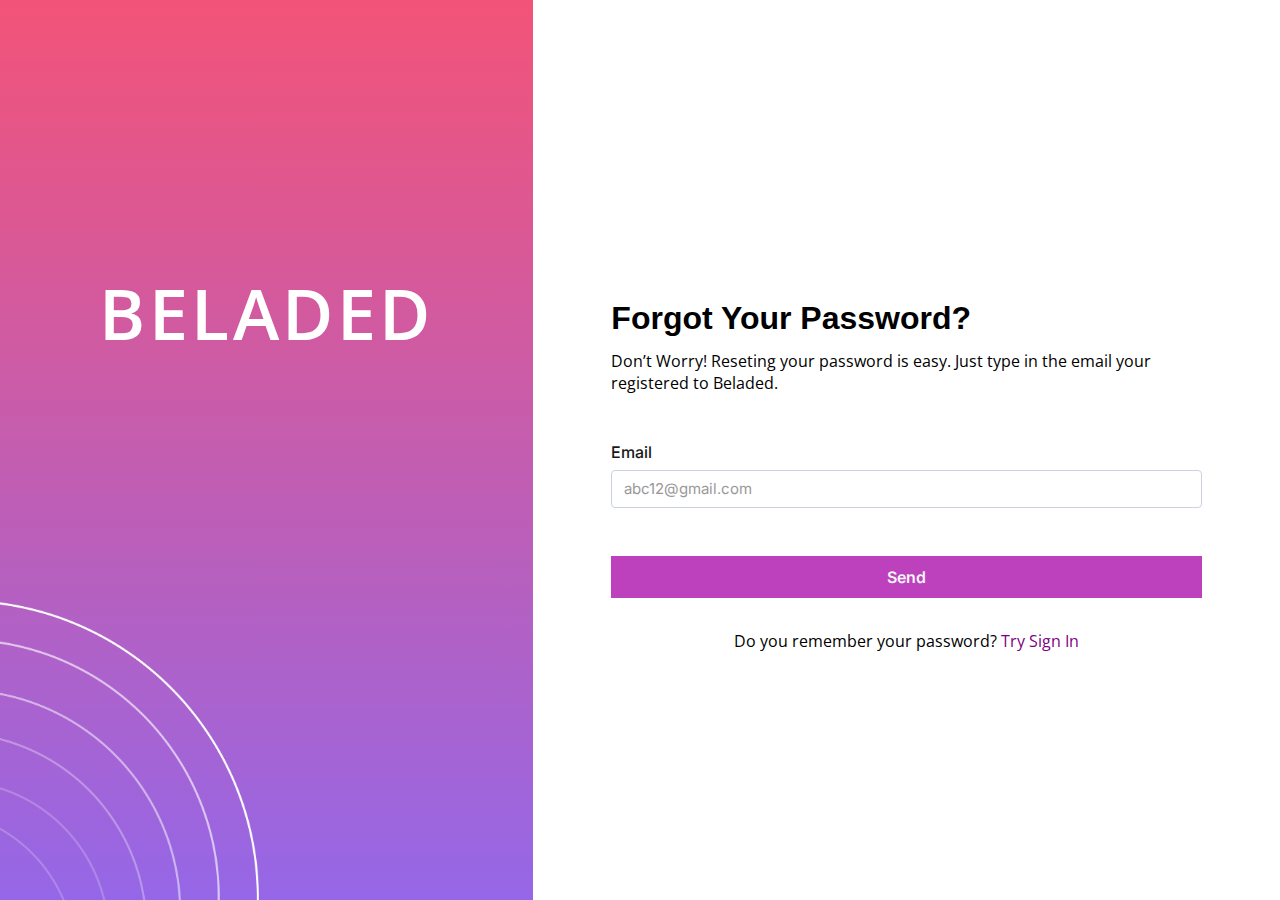
<file: forgot-password.html>
<!DOCTYPE html>
<html lang="en">

<head>
    <meta charset="UTF-8">
    <meta http-equiv="X-UA-Compatible" content="IE=edge">
    <meta name="viewport" content="width=device-width, initial-scale=1.0">
    <title>BELADED</title>
    <!-- Custom CSS -->
    <link rel="stylesheet" href="./css/main-style.css">
    <!-- Bootstrap CSS -->
    <link rel="stylesheet" href="./css/css-bootstrap.min.css">
    <link rel="stylesheet" href="./css/css-all.min.css">
</head>

<body>
    <section class="wrapperForm">
        <div class="container-fluid px-0">
            <div class="row mx-0 align-items-center">
                <div class="col-md-5 col-sm-12 frameBg px-0 d-flex justify-content-center">
                    <h1 class="form-header">BELADED</h1>
                    <img src="./images/Frame 427326843.png" width="50%" alt="">
                </div>
                <div class="col-md-7 col-sm-12">
                    <div class="container-md">
                        <form action="/security.html" class="px-md-5">
                            <h2 class="form-top-txt mt-5">Forgot Your Password?</h2>
                            <p class="lastNote mb-5">
                                Don’t Worry! Reseting your password is easy. Just type in the email your registered to
                                Beladed.
                            </p>
                            <div class="form-group my-4">
                                <label for="email">Email</label>
                                <input type="email" class="form-control" placeholder="abc12@gmail.com" id="email">
                            </div>
                            <button type="submit" class="btn-submit text-ceter w-100 rounded-0 border-0 py-2 my-4">
                                Send
                            </button>
                            <div class="lastNote text-center mt-2">
                                Do you remember your password?
                                <a href="./index.html" class="forgot-btn">
                                    Try Sign In
                                </a>
                            </div>
                        </form>
                    </div>
                </div>
            </div>
        </div>
    </section>
</body>

</html>
</file>
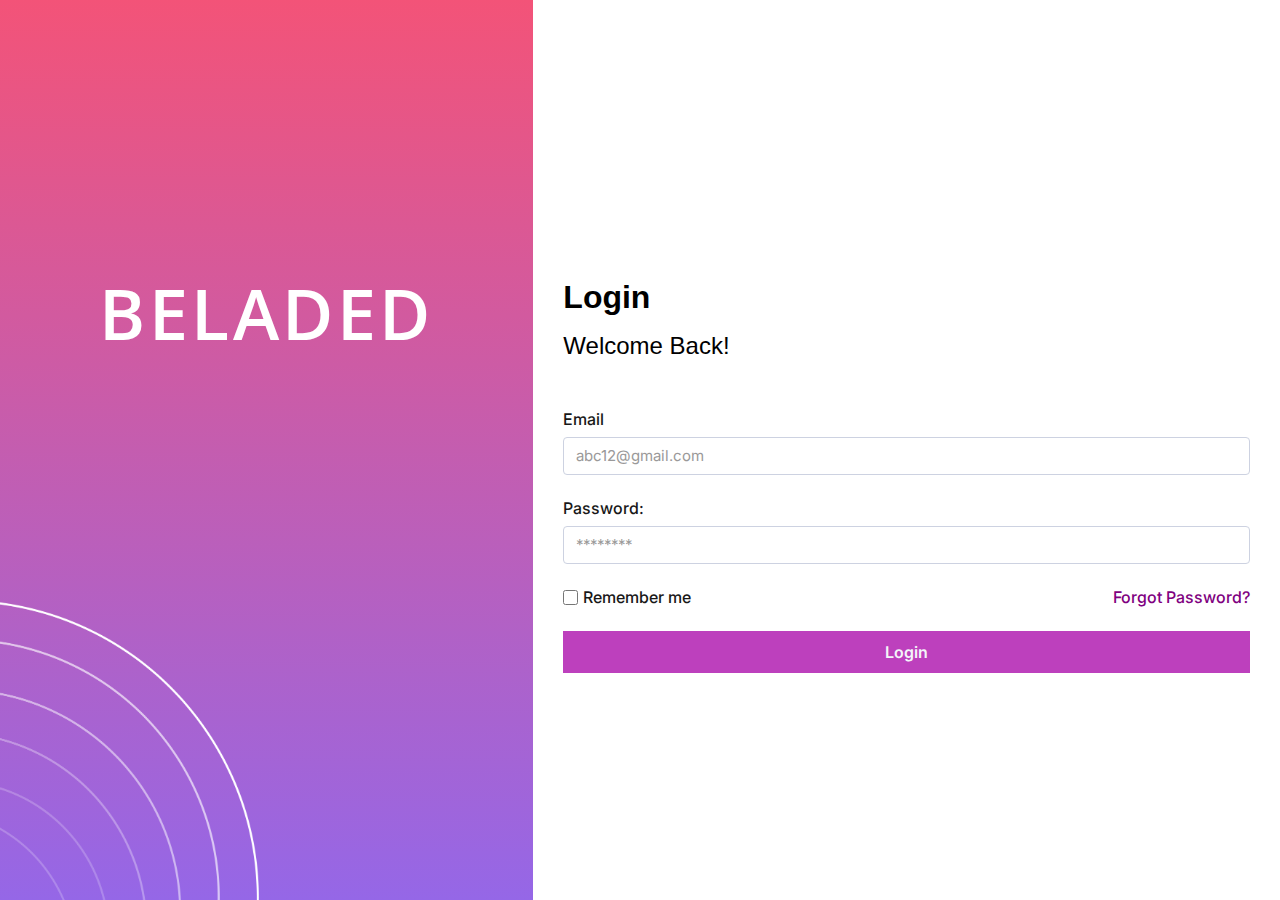
<file: login.html>
<!DOCTYPE html>
<html lang="en">

<head>
    <meta charset="UTF-8">
    <meta http-equiv="X-UA-Compatible" content="IE=edge">
    <meta name="viewport" content="width=device-width, initial-scale=1.0">
    <title>BELADED</title>
    <!-- Custom CSS -->
    <link rel="stylesheet" href="./css/main-style.css">
    <!-- Bootstrap CSS -->
    <link rel="stylesheet" href="./css/css-bootstrap.min.css">
    <link rel="stylesheet" href="./css/css-all.min.css">
</head>

<body>
    <section class="wrapperForm">
        <div class="container-fluid px-0">
            <div class="row mx-0 align-items-center">
                <div class="col-md-5 col-sm-12 frameBg px-0 d-flex justify-content-center">
                    <h1 class="form-header">BELADED</h1>
                    <img src="./images/Frame 427326843.png" width="50%" alt="">
                </div>
                <div class="col-md-7 col-sm-12">
                    <div class="container-md">
                        <form action="./profile.html">
                            <h2 class="form-top-txt mt-5">Login</h2>
                            <h2 class="form-top-note mb-5">Welcome Back!</h2>
                            <div class="form-group my-4">
                                <label for="email">Email</label>
                                <input type="email" class="form-control" placeholder="abc12@gmail.com" id="email">
                            </div>
                            <div class="form-group my-4">
                                <label for="pwd">Password:</label>
                                <input type="password" class="form-control passwordInp position-relative"
                                    placeholder="********" id="pwd">
                            </div>
                            <div class="form-group my-4 form-check d-flex align-items-center justify-content-between">
                                <label class="form-check-label d-flex align-items-center">
                                    <input class="form-check-input" type="checkbox"> Remember me
                                </label>
                                <a href="./forgot-password.html" class="forgot-btn">
                                    Forgot Password?
                                </a>
                            </div>
                            <button type="submit" class="btn-submit text-ceter w-100 rounded-0 border-0 py-2">
                                Login
                            </button>
                        </form>
                    </div>
                </div>
            </div>
        </div>
    </section>
</body>

</html>
</file>
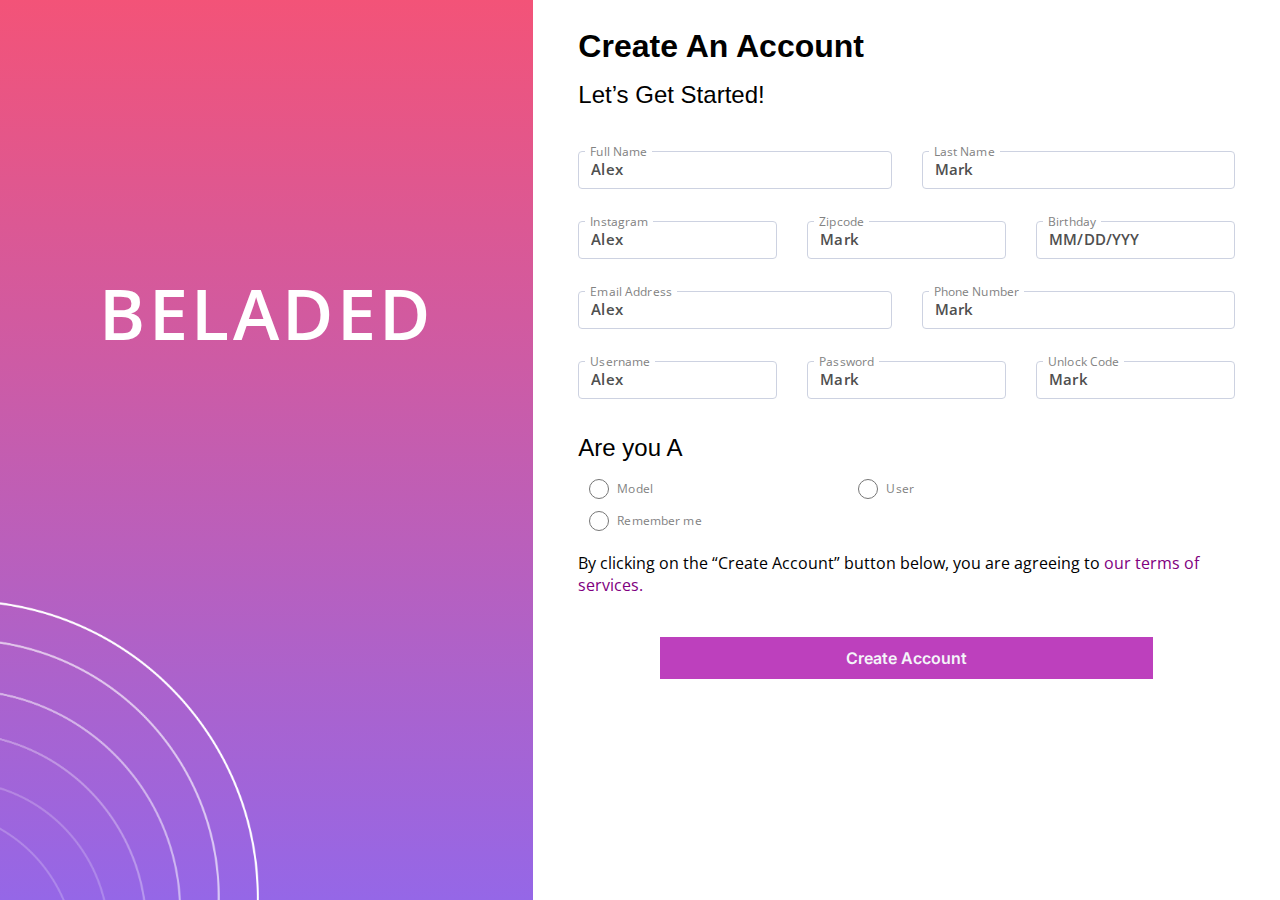
<file: register.html>
<!DOCTYPE html>
<html lang="en">

<head>
    <meta charset="UTF-8">
    <meta http-equiv="X-UA-Compatible" content="IE=edge">
    <meta name="viewport" content="width=device-width, initial-scale=1.0">
    <title>BELADED</title>
    <!-- Custom CSS -->
    <link rel="stylesheet" href="./css/main-style.css">
    <!-- Bootstrap CSS -->
    <link rel="stylesheet" href="./css/css-bootstrap.min.css">
    <link rel="stylesheet" href="./css/css-all.min.css">
</head>

<body>
    <section class="wrapperForm createAccount">
        <div class="container-fluid px-0">
            <div class="row mx-0 align-items-center">
                <div class="col-md-5 col-sm-12 frameBg px-0 d-flex justify-content-center">
                    <h1 class="form-header">BELADED</h1>
                    <img src="./images/Frame 427326843.png" width="50%" alt="">
                </div>
                <div class="col-md-7 col-sm-12 createAccountForm floatingLabelCont">
                    <div class="container-md">
                        <form action="#" class="row mx-0">
                            <div class="col-12">
                                <h2 class="form-top-txt mt-4">Create An Account</h2>
                                <h2 class="form-top-note mb-4">Let’s Get Started!</h2>
                            </div>
                            <!-- -------- -->
                            <div class="form-group my-3 col-sm-6">
                                <label class="form-control-placeholder" for="name">Full Name</label>
                                <input type="text" id="name" class="form-control py-3" placeholder="Alex" required>
                            </div>
                            <div class="form-group my-3 col-sm-6">
                                <label class="form-control-placeholder" for="name">Last Name</label>
                                <input type="text" id="name" class="form-control py-3" placeholder="Mark" required>
                            </div>
                            <!-- ---------- -->
                            <div class="form-group my-3 col-sm-4">
                                <label class="form-control-placeholder" for="name">Instagram</label>
                                <input type="text" id="name" class="form-control py-3" placeholder="Alex">
                            </div>
                            <div class="form-group my-3 col-sm-4">
                                <label class="form-control-placeholder" for="name">Zipcode</label>
                                <input type="text" id="name" class="form-control py-3" placeholder="Mark">
                            </div>
                            <div class="form-group my-3 col-sm-4">
                                <label class="form-control-placeholder" for="DOB">Birthday</label>
                                <input type="text" id="name" placeholder="MM/DD/YYY" class="form-control py-3">
                            </div>
                            <!-- /--------- -->
                            <div class="form-group my-3 col-sm-6">
                                <label class="form-control-placeholder" for="email">Email Address</label>
                                <input type="text" id="name" class="form-control py-3" placeholder="Alex" required>
                            </div>
                            <div class="form-group my-3 col-sm-6">
                                <label class="form-control-placeholder" for="name">Phone Number</label>
                                <input type="tel" id="name" class="form-control py-3" placeholder="Mark" required>
                            </div>
                            <!-- ------------- -->
                            <div class="form-group my-3 col-sm-4">
                                <label class="form-control-placeholder" for="name">Username</label>
                                <input type="text" id="name" class="form-control py-3" placeholder="Alex">
                            </div>
                            <div class="form-group my-3 col-sm-4">
                                <label class="form-control-placeholder" for="name">Password</label>
                                <input type="password" id="password" class="form-control py-3" placeholder="Mark">
                            </div>
                            <div class="form-group my-3 col-sm-4">
                                <label class="form-control-placeholder" for="DOB">Unlock Code</label>
                                <input type="text" placeholder="Mark" id="name" class="form-control py-3">
                            </div>
                            <!-- ----------------- -->
                            <div class="form-group my-3 col-sm-10">
                                <h2 class="form-top-note mb-2">Are you A</h2>
                                <div class="row mx-0 pl-1">
                                    <div class="form-group my-3 col-sm-6 d-flex align-items-center">
                                        <label class="form-check-label d-flex align-items-center">
                                            <input class="form-check-input" type="radio"> <span
                                                class="ml-2">Model</span>
                                        </label>
                                    </div>
                                    <div class="form-group my-3 col-sm-6 d-flex align-items-center">
                                        <label class="form-check-label d-flex align-items-center">
                                            <input class="form-check-input" type="radio">
                                            <span class="ml-2">User</span>
                                        </label>
                                    </div>
                                    <div class="form-group my-3 col-sm-6 d-flex align-items-center">
                                        <label class="form-check-label d-flex align-items-center">
                                            <input class="form-check-input" type="radio"> <span class="ml-2">Remember
                                                me</span>
                                        </label>
                                    </div>
                                </div>
                            </div>
                            <div class="col-12 mb-4">
                                <p class="lastNote">
                                    By clicking on the “Create Account” button below, you are agreeing to <a
                                        href="#">our terms of services.</a>
                                </p>
                            </div>
                            <div class="col-12 d-flex justify-content-center mb-4">
                                <button type="submit"
                                    class="btn-submit text-ceter w-75 mx-auto rounded-0 border-0 py-2">
                                    Create Account
                                </button>
                            </div>
                        </form>
                    </div>
                </div>
            </div>
        </div>
    </section>
</body>

</html>
</file>
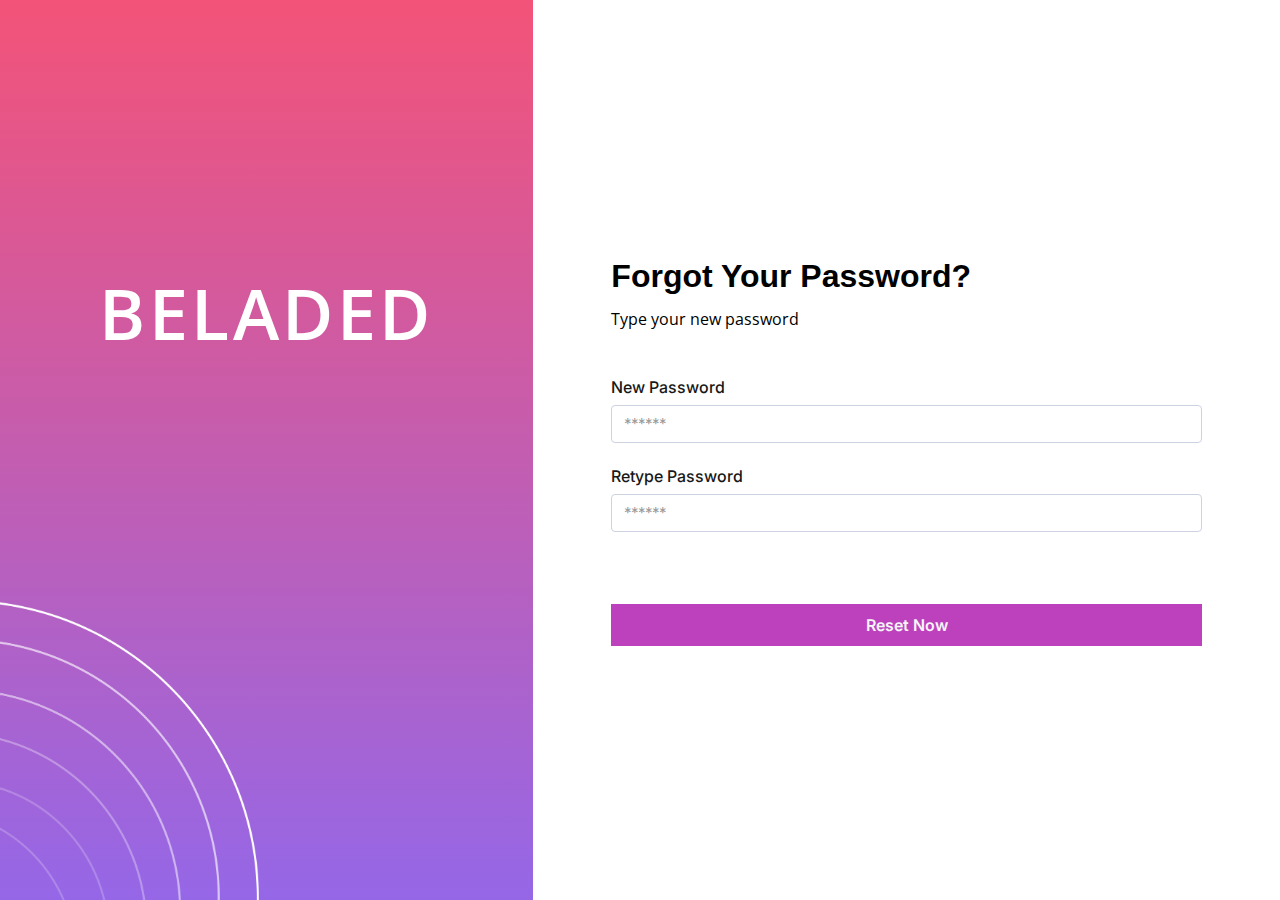
<file: resetPassword.html>
<!DOCTYPE html>
<html lang="en">

<head>
    <meta charset="UTF-8">
    <meta http-equiv="X-UA-Compatible" content="IE=edge">
    <meta name="viewport" content="width=device-width, initial-scale=1.0">
    <title>BELADED</title>
    <!-- Custom CSS -->
    <link rel="stylesheet" href="./css/main-style.css">
    <!-- Bootstrap CSS -->
    <link rel="stylesheet" href="./css/css-bootstrap.min.css">
    <link rel="stylesheet" href="./css/css-all.min.css">
</head>

<body>
    <section class="wrapperForm">
        <div class="container-fluid px-0">
            <div class="row mx-0 align-items-center">
                <div class="col-md-5 col-sm-12 frameBg px-0 d-flex justify-content-center">
                    <h1 class="form-header">BELADED</h1>
                    <img src="./images/Frame 427326843.png" width="50%" alt="">
                </div>
                <div class="col-md-7 col-sm-12">
                    <div class="container-md">
                        <form action="./profile.html" class="px-md-5">
                            <h2 class="form-top-txt mt-5">Forgot Your Password?</h2>
                            <p class="lastNote mb-5">
                                Type your new password
                            </p>
                            <div class="form-group my-4">
                                <label for="email">New Password</label>
                                <input type="password" class="form-control" placeholder="******" id="email">
                            </div>
                            <div class="form-group my-4">
                                <label for="email">Retype Password</label>
                                <input type="password" class="form-control" placeholder="******" id="email">
                            </div>
                            <button type="submit" class="btn-submit text-ceter w-100 rounded-0 border-0 py-2 my-5">
                                Reset Now
                            </button>
                        </form>
                    </div>
                </div>
            </div>
        </div>
    </section>
</body>

</html>
</file>
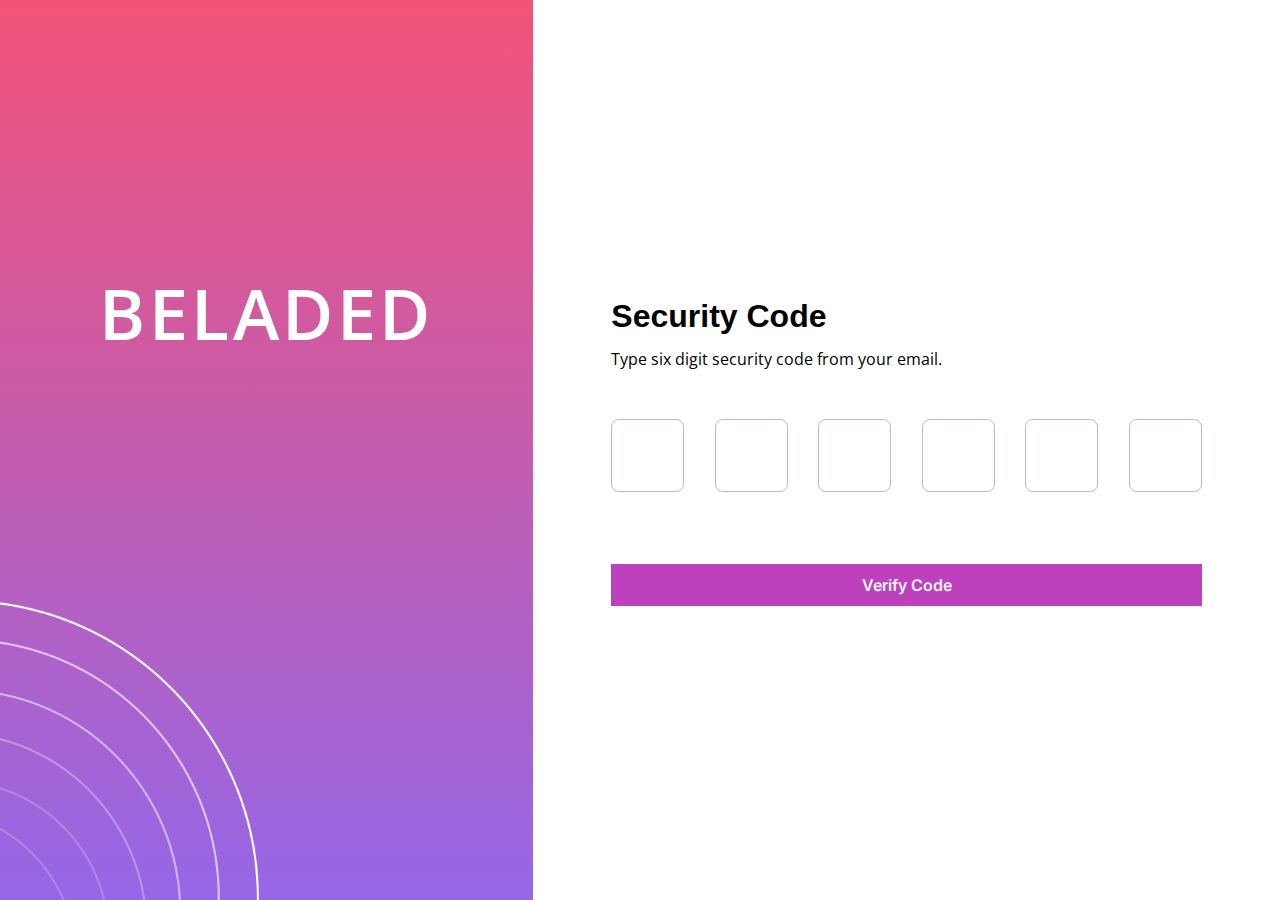
<file: security.html>
<!DOCTYPE html>
<html lang="en">

<head>
    <meta charset="UTF-8">
    <meta http-equiv="X-UA-Compatible" content="IE=edge">
    <meta name="viewport" content="width=device-width, initial-scale=1.0">
    <title>BELADED</title>
    <!-- Custom CSS -->
    <link rel="stylesheet" href="./css/main-style.css">
    <!-- Bootstrap CSS -->
    <link rel="stylesheet" href="./css/css-bootstrap.min.css">
    <link rel="stylesheet" href="./css/css-all.min.css">
</head>

<body>
    <section class="wrapperForm securityForm">
        <div class="container-fluid px-0">
            <div class="row mx-0 align-items-center">
                <div class="col-md-5 col-sm-12 frameBg px-0 d-flex justify-content-center">
                    <h1 class="form-header">BELADED</h1>
                    <img src="./images/Frame 427326843.png" width="50%" alt="">
                </div>
                <div class="col-md-7 col-sm-12">
                    <div class="container-md">
                        <form action="./resetPassword.html" class="px-md-5 securityFormMain">
                            <h2 class="form-top-txt mt-5">Security Code</h2>
                            <p class="lastNote mb-5">
                                Type six digit security code from your email.
                            </p>
                            <div class="form-group my-4 row justify-content-center">
                                <div class="col-2">
                                    <input type="number" maxlength="1" class="form-control" id="code">
                                </div>
                                <div class="col-2">
                                    <input type="number" maxlength="1" class="form-control" id="code">
                                </div>
                                <div class="col-2">
                                    <input type="number" maxlength="1" class="form-control" id="code">
                                </div>
                                <div class="col-2">
                                    <input type="number" maxlength="1" class="form-control" id="code">
                                </div>
                                <div class="col-2">
                                    <input type="number" maxlength="1" class="form-control" id="code">
                                </div>
                                <div class="col-2">
                                    <input type="number" maxlength="1" class="form-control" id="code">
                                </div>
                            </div>
                            <button type="submit" class="btn-submit text-ceter w-100 rounded-0 border-0 py-2 my-5">
                                Verify Code
                            </button>
                        </form>
                    </div>
                </div>
            </div>
        </div>
    </section>
</body>

</html>
</file>
<file: css/main-style.css>
@import url('https://fonts.googleapis.com/css2?family=Open+Sans:wght@300;400;500;600;700;800&display=swap');
@import url('https://fonts.googleapis.com/css2?family=Inter:wght@100;300;400;600;800&display=swap');

body {
    margin: 0;
    padding: 0;
    font-family: 'Open Sans', sans-serif;

}

input {
    outline: none;
}

input:focus {
    box-shadow: none !important;
    outline: none;
}


.wrapperForm {
    height: 100vh;
}

.wrapperForm .frameBg {
    height: 100vh;
    position: relative;
    background: linear-gradient(180deg, #F35378 0%, #9567E7 100%);
}

.wrapperForm .frameBg .form-header {
    padding-top: 18rem;
    font-weight: 600;
    font-family: 'Open Sans', sans-serif;
    font-size: 70px;
    line-height: 50px;
    letter-spacing: 0.05em;
    color: #FFFFFF;
}

.wrapperForm .frameBg img {
    position: absolute;
    left: 0;
    bottom: 0;
}

.wrapperForm form .form-top-txt {
    font-style: normal;
    font-weight: 600;
    font-size: 32px;
    line-height: 143.5%;
    color: #000000;
}

.wrapperForm form .form-top-note {
    font-style: normal;
    font-weight: 400;
    font-size: 24px;
    line-height: 33px;
    color: #000000;
}

.wrapperForm form .form-group label {
    font-style: normal;
    font-weight: 500;
    font-size: 16px;
    font-family: 'Inter', sans-serif;
    line-height: 19px;
    display: flex;
    align-items: center;
    color: #181818;
}

.wrapperForm form .form-group input {
    background: #FFFFFF;
    border: 1px solid #CDD2E1;
    border-radius: 4px;
}

.wrapperForm form .form-group input.passwordInp::after {
    content: "\f140";
    font-size: 24px;
    position: absolute;
}

.wrapperForm form .form-group input[type="checkbox"] {
    accent-color: #27A850;
    height: 15px;
    width: 15px;
    margin-top: auto !important;
    margin-bottom: auto !important;
}

.wrapperForm form .form-group input::placeholder {
    font-family: 'Inter', sans-serif;
    font-style: normal;
    font-weight: 400;
    font-size: 15px;
    line-height: 18px;
    display: flex;
    align-items: center;
    color: #9A9999;
}

.wrapperForm form .form-group .forgot-btn {
    font-family: 'Inter', sans-serif;
    font-style: normal;
    font-weight: 500;
    font-size: 16px;
    line-height: 19px;
    display: flex;
    align-items: center;
    text-align: right;
    color: purple;
}

.wrapperForm .btn-submit {
    background: #bd40bd;
    border-radius: 4px;
    font-family: 'Inter', sans-serif;
    font-style: normal;
    font-weight: 600;
    font-size: 16px;
    line-height: 26px;
    color: #F4F5F9;
}

/* ------------Create Account---------- */

.wrapperForm.createAccount .createAccountForm {
    overflow-y: scroll;
    height: 100vh;
}

.wrapperForm.createAccount .createAccountForm input[type="radio"] {
    accent-color: #FF516B;
    width: 20px;
    height: 20px;
    margin-top: auto !important;
    margin-bottom: auto !important;
}

.wrapperForm .lastNote {
    font-family: 'Open Sans', sans-serif;
    font-style: normal;
    font-weight: 400;
    font-size: 16px;
    line-height: 140%;
    color: #000000;
}

.wrapperForm .lastNote a {
    color: purple;
}

/* ---------------- */
.wrapperForm.securityForm .securityFormMain .form-group input {
    box-sizing: border-box;
    width: 73px;
    text-align: center;
    font-size: 45px;
    height: 73px;
    background: #FFFFFF;
    border: 1.92105px solid #B2BCCA;
    border-radius: 7.68421px;
    flex: none;
    order: 0;
    flex-grow: 0;
}

/* ---------------- */
.profileCont.wrapperForm {
    height: 100%;
    overflow: visible;
}

.profileCont.wrapperForm .top-nav-profile a {
    color: #000;
    font-size: 24px;
}

.floatingLabelCont form .form-group label {
    position: absolute !important;
    top: -9px;
    left: 22px;
    background-color: #fff;
    padding: 0 5px;
    font-family: 'Open Sans', sans-serif;
    font-style: normal;
    font-weight: 400;
    font-size: 12px;
    line-height: 20px;
    letter-spacing: 0.01em;
    color: #828282;
}

.floatingLabelCont form .form-group input::placeholder {
    font-family: 'Open Sans', sans-serif;
    font-style: normal;
    font-weight: 600;
    font-size: 15px;
    line-height: 20px;
    letter-spacing: 0.01em;
    color: #4F4F4F;

}

/* ---------------- */
.smallScreenChat {
    display: none;
}

.chatCont .inner img {
    border-radius: 50%;
    width: 46px;
    height: 46px;
    object-fit: cover;
}

.chatCont .nav .active,
.chatCont .inner:hover {
    background: #dfdfdf;
}


.chatCont .nav .active .msgTxt .name,
.chatCont .nav .active .msgTxt .msg,
.chatCont .nav .active .dateTxt .msgTime,
.chatCont .inner:hover .msgTxt .name,
.chatCont .inner:hover .msgTxt .msg,
.chatCont .inner:hover .dateTxt .msgTime {
    font-weight: bold;
    color: #000;
}

.chatCont .tab-content img {
    border-radius: 50%;
    width: 60px;
    height: 60px;
    margin: 0 auto;
    object-fit: cover;
}

.chatLarge.chatCont {
    border: 1px solid #EFEEEB;
    box-shadow: 0px 0px 10px rgba(0, 0, 0, 0.07);
    border-radius: 12px;
}

.chatCont .tab-content .mainChat {
    border: 1px solid #E5E5E5;
    border-radius: 0px;
}

.chatCont .tab-content .chatName {
    font-family: 'Inter', sans-serif;
    font-style: normal;
    font-weight: 600;
    font-size: 14px;
    line-height: 24px;
    text-transform: capitalize;
    color: #181818;
}

.chatLarge .chatLists {
    height: 80vh;
    overflow-y: scroll;
}

.chatCont .tab-content .chats {
    height: 72vh;
    overflow: hidden;
}

.chatCont .tab-content .chats .meMsg {
    height: 63vh;
    overflow-y: scroll;
}

.chatCont .tab-content .chats .writeMsgBox {
    position: static;
}

.chatCont .tab-content .moredets {
    flex-wrap: wrap;
}

.chatCont .tab-content .moredets a {
    font-family: 'Inter', sans-serif;
    font-style: normal;
    font-weight: 500;
    font-size: 14px;
    line-height: 24px;
    display: flex;
    align-items: center;
    text-transform: capitalize;
    background: linear-gradient(90deg, #FF293B 2.22%, #FF7B50 96.67%);
    -webkit-background-clip: text;
    -webkit-text-fill-color: transparent;
    background-clip: text;
    text-fill-color: transparent
}

#content-wrapper .dropdown-menu .dropdown-item {
    color: purple !important;
}

#content-wrapper .dropdown-menu .dropdown-item:hover,
.chatCont .tab-content .moredets a:hover {
    text-decoration: purple underline !important;
}

.chatCont .tab-content .moredets p {
    font-family: 'Inter', sans-serif;
    font-style: normal;
    font-weight: 500;
    font-size: 12px;
    line-height: 15px;
    display: flex;
    align-items: center;
    color: #707070;
}

.chatCont .inner .msgTxt .name {
    font-family: 'Inter', sans-serif;
    font-style: normal;
    font-weight: 600;
    font-size: 11.4872px;
    line-height: 21px;
    display: flex;
    align-items: center;
    text-transform: capitalize;
    color: #707070;

}

.chatCont .inner .msgTxt .msg {
    font-family: 'Inter', sans-serif;
    font-style: normal;
    font-weight: 500;
    font-size: 9.84615px;
    line-height: 18px;
    display: flex;
    align-items: center;
    color: #707070;
}

.chatCont .inner .dateTxt .msgTime {
    font-family: 'Inter', sans-serif;
    font-style: normal;
    font-weight: 400;
    font-size: 9.84615px;
    line-height: 18px;
    display: flex;
    align-items: center;
    color: #707070;
}

.chatCont .searchBox {
    background: #FFFFFF;
    border: 0.820513px solid #DEDDDD;
    border-radius: 30.359px;
}

.chatCont .top-nav-chat {
    font-family: 'Open Sans', sans-serif;
    font-style: normal;
    font-weight: 700;
    font-size: 14.7541px;
    line-height: 19px;
    color: #181818;
}

.chatCont .inner .dateTxt .prior {
    font-family: 'Open Sans', sans-serif;
    font-style: normal;
    font-weight: 400;
    font-size: 12px;
    line-height: 20px;
    display: flex;
    align-items: center;
    border-radius: 25px;
    color: #FFFFFF;
}

.chatCont .inner .dateTxt .prior.one {
    padding: 0 8px;
    background: #D90000;
    opacity: 1;
}

.chatCont .inner .dateTxt .prior.two {
    padding: 0 8px;
    background: #00B860;
    opacity: 1;
}

.chatCont .inner .dateTxt .prior.three {
    padding: 0 8px;
    background: #0049B6;
    opacity: 1;
}

/* ---------------- */
.mainChat .chatHeader {
    background: #FFFFFF;
    box-shadow: 0px 0.468121px 4.68121px rgba(0, 0, 0, 0.07);
    border-radius: 0px;
}

.mainChat .user img {
    width: 50px;
    height: 50px;
    border-radius: 50%;
    object-fit: cover;
}

.mainChat .user .chatName {
    font-family: 'Inter', sans-serif;
    font-style: normal;
    font-weight: 600;
    font-size: 10px;
    line-height: 9px;
    display: flex;
    align-items: center;
    text-transform: capitalize;
    color: #181818;
}

.mainChat .user .activeTime {
    font-family: 'Inter', sans-serif;
    font-style: normal;
    font-weight: 500;
    font-size: 8px;
    line-height: 7px;
    display: flex;
    align-items: center;
    color: #707070;
}

.mainChat .dropdown-toggle::after {
    display: none !important;
}

.mainChat .chats .topTime {
    font-family: 'Inter', sans-serif;
    font-style: normal;
    font-weight: 500;
    font-size: 5.61745px;
    line-height: 10px;
    display: flex;
    align-items: center;
    color: #707070;
}

.mainChat .chats .topTime hr {
    width: 40%;
}

.mainChat .chats .receivedMsg span .msgOuter {
    background: #9e2d9e;
    border-radius: 0px 2.80872px 2.80872px 2.80872px;
    font-family: 'Inter', sans-serif;
    font-style: normal;
    font-weight: 500;
    font-size: 10px;
    line-height: 12px;
    color: #FFFFFF;
    padding: 10px;
}

.mainChat .chats .sentMsg span .msgOuter {
    background: #d9d9d9;
    border: 0.468121px solid #E9E9E9;
    border-radius: 2.80872px 0px 2.80872px 2.80872px;
    font-family: 'Inter', sans-serif;
    font-style: normal;
    font-weight: 400;
    font-size: 10px;
    line-height: 12px;
    display: flex;
    align-items: center;
    text-transform: uppercase;
    color: #515151;
    padding: 10px;
}

.mainChat .chats .receivedMsg img,
.mainChat .chats .sentMsg img {
    width: 35px;
    height: 35px;
    border-radius: 50%;
    object-fit: cover;
}

.mainChat .chats .dayTime {
    font-size: 8px;
    font-family: 'Inter', sans-serif;
    color: #707070;
    margin: 4px;
}

.mainChat .writeMsgBox {
    border-top: 1px solid rgba(112, 124, 151, 0.15);
    position: fixed;
    bottom: 0;
    right: 1%;
    left: 1%;
    width: 98%;
    background-color: #ffffff !important;
}

.mainChat .writeMsgBox input {
    width: 300px;
}

.mainChat .writeMsgBox a i {
    font-size: 16px;
    color: #707070;
    margin: auto 8px !important;
}

.chatLists .searchBox .create i,
.mainChat .writeMsgBox a i.fab.fa-telegram-plane.fa-2x {
    font-size: 22px;
    background: linear-gradient(90deg, #FF293B 2.22%, #FF7B50 96.67%);
    -webkit-background-clip: text;
    -webkit-text-fill-color: transparent;
    background-clip: text;
    font-size: 24px;
    transition: .2s;
    text-fill-color: transparent;

}

.chatLists .searchBox .create i:hover,
.mainChat .writeMsgBox a i.fab.fa-telegram-plane.fa-2x:hover {
    transition: .2s;
    scale: 1.1;

}

.tab-content .writeMsgBox {
    width: 100%;
}

.tab-content .writeMsgBox .box {
    width: 100% !important;
    padding: 8px !important;
}

/* --------------------- */
.announceSec .secHeading .mainHeading {
    font-family: 'Open Sans', sans-serif;
    font-style: normal;
    font-weight: 700;
    font-size: 30px;
    line-height: 38px;
    color: #181818;
}

.announceSec .secHeading .topAll {
    font-family: 'Open Sans', sans-serif;
    font-style: normal;
    font-weight: 500;
    font-size: 12px;
    line-height: 20px;
    color: #707070;
}

.announceSec .sort .sortDet {
    font-family: 'Inter', sans-serif;
    font-style: normal;
    font-weight: 600;
    font-size: 16px;
    line-height: 100%;
    color: #181818;
}

.announceSec .sort .dropdown .dropdown-item {
    border: none;
    text-align: left;
}

.announceSec .sort .dropdown a {
    border: 1px solid #E1E1E1;
    border-radius: 4px;
    font-family: 'Inter', sans-serif;
    font-style: normal;
    font-weight: 500;
    font-size: 14px;
    line-height: 20px;
    text-align: center;
    color: #707070;
    padding: 3px 5px !important;
}

.announceSec .table thead {
    background: #F0F0F0;
    border: none !important;
}

.announceSec .table .dull_bg {
    background: #F9F9F9;
}

.announceSec .table tbody tr {
    border-bottom: transparent 1px solid;
}

.announceSec .table tbody tr a {
    color: #707070;
}

.announceSec .table tbody tr:hover {
    background: #f4f4f4;
    border-bottom: silver 1px solid;
}

.announceSec .table thead th {
    font-family: 'Inter', sans-serif;
    font-style: normal;
    font-weight: 500;
    font-size: 14px;
    line-height: 100%;
    color: #707070;
}

.announceSec .table thead th,
.announceSec .table tr td {
    text-align: center;
}

.announceSec .table thead th:nth-child(1),
.announceSec .table tr td:nth-child(1) {
    text-align: left;
}

.announceSec .table tbody tr td img {
    width: 33.11px;
    height: 33.11px;
    border-radius: 50%;
    object-fit: cover;
}

.announceSec .table tbody tr td {
    font-family: 'Inter', sans-serif;
    font-style: normal;
    font-weight: 400;
    font-size: 14px;
    line-height: 100%;
    border: none !important;
    color: #181818;
}

.announceSec .table tbody tr td a {
    font-weight: bold;
    color: purple;
}

.announceSec .table tbody tr td span.record {
    font-family: 'Inter', sans-serif;
    font-style: normal;
    font-weight: 500;
    font-size: 14px;
    line-height: 100%;
    text-align: center;
    color: #FF516B;
    background: rgba(255, 81, 107, 0.15);
    border-radius: 4px;
    padding: 2px 6px;
}

.announceSec .table tbody tr td span.live {
    font-family: 'Inter', sans-serif;
    font-style: normal;
    font-weight: 500;
    font-size: 14px;
    line-height: 100%;
    text-align: center;
    color: #27C85A;
    background: rgba(39, 200, 90, 0.15);
    border-radius: 4px;
    padding: 2px 6px;
}

.announceSec .dropdown-toggle::after {
    display: none;
}

.announceSec .dropdown a {
    color: #707070;
}

.announceSec .pagination .page-link {
    background: #FFFFFF;
    border: 1px solid #E1E1E1 !important;
    border-radius: 4px;
    font-family: 'Inter', sans-serif;
    font-style: normal;
    font-weight: 400;
    font-size: 12px;
    line-height: 15px;
    text-align: center;
    color: #181818;
    margin: auto 4px !important;
}

.announceSec .pagination .page-item.active .page-link {
    border: 1px solid #ff516b !important;
    height: auto !important;

}

/* --------------------- */
@media screen and (max-width:1140px) {
    .chatCont .tab-content .moredets h4 {
        font-size: 12px;
    }

    .chatCont .tab-content .moredets p {
        font-size: 10px;
    }

    .chatCont .tab-content .moredets {
        margin: auto 4px !important;
    }
}

@media screen and (max-width:1040px) {
    .wrapperForm.securityForm .securityFormMain .form-group input {
        font-size: 30px;
        width: 60px;
        height: 60px;
    }

    .chatCont .tab-content .moredets h4 {
        font-size: 10px;
    }

    .chatCont .tab-content .moredets p {
        font-size: 8px;
    }

    .chatCont .tab-content .moredets {
        margin: auto 0px !important;
    }
}

@media screen and (max-width:768px) {
    .wrapperForm .frameBg .form-header {
        font-size: 39.3853px;
        line-height: 28px;
        text-align: center;
        letter-spacing: 0.05em;
    }

    .wrapperForm {
        height: 100% !important;
    }

    .wrapperForm .frameBg {
        height: 251px !important;
    }

    .wrapperForm .frameBg .form-header {
        padding-top: 3.5rem;
        font-size: 39.3853px;
        line-height: 28px;
    }

    .wrapperForm .frameBg img {
        width: 25%;
    }

    /* -------- */
    .wrapperForm.createAccount .createAccountForm {
        overflow-y: visible !important;
        height: 100% !important;
    }

    /* ----------------- */
    .wrapperForm.securityForm .securityFormMain .form-group input {
        font-size: 30px;
        width: 41px;
        height: 41px;
    }

    /* ------------ */
    .smallScreenChat {
        display: block !important;
    }

    /* -------- */
    .chatLarge.chatCont {
        display: none !important;
    }
}

@media screen and (max-width:640px) {
    .mainChat .writeMsgBox {
        margin-right: 35px !important;
        justify-content: end !important;
    }

    .mainChat .writeMsgBox input {
        width: 200px !important;
    }

    /* Announce Table */
    .announceSec .table {
        display: block;
        overflow-x: auto;
        white-space: nowrap;
    }

    .announceSec .table thead th {
        font-weight: 500 !important;
        font-size: 10px !important;
    }

    .announceSec .table tr td {
        padding: .3rem !important;
        font-weight: 400 !important;
        font-size: 10px !important;
    }

    .announceSec .table tbody tr td span.record,
    .announceSec .table tbody tr td span.live {
        padding: 1px 3px !important;
        font-weight: 500 !important;
        font-size: 10px !important;
    }

    .announceSec .table tbody tr td img {
        width: 14px !important;
        height: 14px !important;
    }
}
</file>
<file: css/css-all.min.css>
.fa,
.fab,
.fal,
.far,
.fas {
    -moz-osx-font-smoothing: grayscale;
    -webkit-font-smoothing: antialiased;
    display: inline-block;
    font-style: normal;
    font-variant: normal;
    text-rendering: auto;
    line-height: 1
}

.fa-lg {
    font-size: 1.33333em;
    line-height: .75em;
    vertical-align: -.0667em
}

.fa-xs {
    font-size: .75em
}

.fa-sm {
    font-size: .875em
}

.fa-1x {
    font-size: 1em
}

.fa-2x {
    font-size: 2em
}

.fa-3x {
    font-size: 3em
}

.fa-4x {
    font-size: 4em
}

.fa-5x {
    font-size: 5em
}

.fa-6x {
    font-size: 6em
}

.fa-7x {
    font-size: 7em
}

.fa-8x {
    font-size: 8em
}

.fa-9x {
    font-size: 9em
}

.fa-10x {
    font-size: 10em
}

.fa-fw {
    text-align: center;
    width: 1.25em
}

.fa-ul {
    list-style-type: none;
    margin-left: 2.5em;
    padding-left: 0
}

.fa-ul>li {
    position: relative
}

.fa-li {
    left: -2em;
    position: absolute;
    text-align: center;
    width: 2em;
    line-height: inherit
}

.fa-border {
    border: .08em solid #eee;
    border-radius: .1em;
    padding: .2em .25em .15em
}

.fa-pull-left {
    float: left
}

.fa-pull-right {
    float: right
}

.fa.fa-pull-left,
.fab.fa-pull-left,
.fal.fa-pull-left,
.far.fa-pull-left,
.fas.fa-pull-left {
    margin-right: .3em
}

.fa.fa-pull-right,
.fab.fa-pull-right,
.fal.fa-pull-right,
.far.fa-pull-right,
.fas.fa-pull-right {
    margin-left: .3em
}

.fa-spin {
    animation: a 2s infinite linear
}

.fa-pulse {
    animation: a 1s infinite steps(8)
}

@keyframes a {
    0% {
        transform: rotate(0deg)
    }

    to {
        transform: rotate(1turn)
    }
}

.fa-rotate-90 {
    -ms-filter: "progid:DXImageTransform.Microsoft.BasicImage(rotation=1)";
    transform: rotate(90deg)
}

.fa-rotate-180 {
    -ms-filter: "progid:DXImageTransform.Microsoft.BasicImage(rotation=2)";
    transform: rotate(180deg)
}

.fa-rotate-270 {
    -ms-filter: "progid:DXImageTransform.Microsoft.BasicImage(rotation=3)";
    transform: rotate(270deg)
}

.fa-flip-horizontal {
    -ms-filter: "progid:DXImageTransform.Microsoft.BasicImage(rotation=0, mirror=1)";
    transform: scaleX(-1)
}

.fa-flip-vertical {
    transform: scaleY(-1)
}

.fa-flip-horizontal.fa-flip-vertical,
.fa-flip-vertical {
    -ms-filter: "progid:DXImageTransform.Microsoft.BasicImage(rotation=2, mirror=1)"
}

.fa-flip-horizontal.fa-flip-vertical {
    transform: scale(-1)
}

:root .fa-flip-horizontal,
:root .fa-flip-vertical,
:root .fa-rotate-90,
:root .fa-rotate-180,
:root .fa-rotate-270 {
    -webkit-filter: none;
    filter: none
}

.fa-stack {
    display: inline-block;
    height: 2em;
    line-height: 2em;
    position: relative;
    vertical-align: middle;
    width: 2em
}

.fa-stack-1x,
.fa-stack-2x {
    left: 0;
    position: absolute;
    text-align: center;
    width: 100%
}

.fa-stack-1x {
    line-height: inherit
}

.fa-stack-2x {
    font-size: 2em
}

.fa-inverse {
    color: #fff
}

.fa-500px:before {
    content: "\f26e"
}

.fa-accessible-icon:before {
    content: "\f368"
}

.fa-accusoft:before {
    content: "\f369"
}

.fa-address-book:before {
    content: "\f2b9"
}

.fa-address-card:before {
    content: "\f2bb"
}

.fa-adjust:before {
    content: "\f042"
}

.fa-adn:before {
    content: "\f170"
}

.fa-adversal:before {
    content: "\f36a"
}

.fa-affiliatetheme:before {
    content: "\f36b"
}

.fa-air-freshener:before {
    content: "\f5d0"
}

.fa-algolia:before {
    content: "\f36c"
}

.fa-align-center:before {
    content: "\f037"
}

.fa-align-justify:before {
    content: "\f039"
}

.fa-align-left:before {
    content: "\f036"
}

.fa-align-right:before {
    content: "\f038"
}

.fa-allergies:before {
    content: "\f461"
}

.fa-amazon:before {
    content: "\f270"
}

.fa-amazon-pay:before {
    content: "\f42c"
}

.fa-ambulance:before {
    content: "\f0f9"
}

.fa-american-sign-language-interpreting:before {
    content: "\f2a3"
}

.fa-amilia:before {
    content: "\f36d"
}

.fa-anchor:before {
    content: "\f13d"
}

.fa-android:before {
    content: "\f17b"
}

.fa-angellist:before {
    content: "\f209"
}

.fa-angle-double-down:before {
    content: "\f103"
}

.fa-angle-double-left:before {
    content: "\f100"
}

.fa-angle-double-right:before {
    content: "\f101"
}

.fa-angle-double-up:before {
    content: "\f102"
}

.fa-angle-down:before {
    content: "\f107"
}

.fa-angle-left:before {
    content: "\f104"
}

.fa-angle-right:before {
    content: "\f105"
}

.fa-angle-up:before {
    content: "\f106"
}

.fa-angry:before {
    content: "\f556"
}

.fa-angrycreative:before {
    content: "\f36e"
}

.fa-angular:before {
    content: "\f420"
}

.fa-app-store:before {
    content: "\f36f"
}

.fa-app-store-ios:before {
    content: "\f370"
}

.fa-apper:before {
    content: "\f371"
}

.fa-apple:before {
    content: "\f179"
}

.fa-apple-alt:before {
    content: "\f5d1"
}

.fa-apple-pay:before {
    content: "\f415"
}

.fa-archive:before {
    content: "\f187"
}

.fa-archway:before {
    content: "\f557"
}

.fa-arrow-alt-circle-down:before {
    content: "\f358"
}

.fa-arrow-alt-circle-left:before {
    content: "\f359"
}

.fa-arrow-alt-circle-right:before {
    content: "\f35a"
}

.fa-arrow-alt-circle-up:before {
    content: "\f35b"
}

.fa-arrow-circle-down:before {
    content: "\f0ab"
}

.fa-arrow-circle-left:before {
    content: "\f0a8"
}

.fa-arrow-circle-right:before {
    content: "\f0a9"
}

.fa-arrow-circle-up:before {
    content: "\f0aa"
}

.fa-arrow-down:before {
    content: "\f063"
}

.fa-arrow-left:before {
    content: "\f060"
}

.fa-arrow-right:before {
    content: "\f061"
}

.fa-arrow-up:before {
    content: "\f062"
}

.fa-arrows-alt:before {
    content: "\f0b2"
}

.fa-arrows-alt-h:before {
    content: "\f337"
}

.fa-arrows-alt-v:before {
    content: "\f338"
}

.fa-assistive-listening-systems:before {
    content: "\f2a2"
}

.fa-asterisk:before {
    content: "\f069"
}

.fa-asymmetrik:before {
    content: "\f372"
}

.fa-at:before {
    content: "\f1fa"
}

.fa-atlas:before {
    content: "\f558"
}

.fa-atom:before {
    content: "\f5d2"
}

.fa-audible:before {
    content: "\f373"
}

.fa-audio-description:before {
    content: "\f29e"
}

.fa-autoprefixer:before {
    content: "\f41c"
}

.fa-avianex:before {
    content: "\f374"
}

.fa-aviato:before {
    content: "\f421"
}

.fa-award:before {
    content: "\f559"
}

.fa-aws:before {
    content: "\f375"
}

.fa-backspace:before {
    content: "\f55a"
}

.fa-backward:before {
    content: "\f04a"
}

.fa-balance-scale:before {
    content: "\f24e"
}

.fa-ban:before {
    content: "\f05e"
}

.fa-band-aid:before {
    content: "\f462"
}

.fa-bandcamp:before {
    content: "\f2d5"
}

.fa-barcode:before {
    content: "\f02a"
}

.fa-bars:before {
    content: "\f0c9"
}

.fa-baseball-ball:before {
    content: "\f433"
}

.fa-basketball-ball:before {
    content: "\f434"
}

.fa-bath:before {
    content: "\f2cd"
}

.fa-battery-empty:before {
    content: "\f244"
}

.fa-battery-full:before {
    content: "\f240"
}

.fa-battery-half:before {
    content: "\f242"
}

.fa-battery-quarter:before {
    content: "\f243"
}

.fa-battery-three-quarters:before {
    content: "\f241"
}

.fa-bed:before {
    content: "\f236"
}

.fa-beer:before {
    content: "\f0fc"
}

.fa-behance:before {
    content: "\f1b4"
}

.fa-behance-square:before {
    content: "\f1b5"
}

.fa-bell:before {
    content: "\f0f3"
}

.fa-bell-slash:before {
    content: "\f1f6"
}

.fa-bezier-curve:before {
    content: "\f55b"
}

.fa-bicycle:before {
    content: "\f206"
}

.fa-bimobject:before {
    content: "\f378"
}

.fa-binoculars:before {
    content: "\f1e5"
}

.fa-birthday-cake:before {
    content: "\f1fd"
}

.fa-bitbucket:before {
    content: "\f171"
}

.fa-bitcoin:before {
    content: "\f379"
}

.fa-bity:before {
    content: "\f37a"
}

.fa-black-tie:before {
    content: "\f27e"
}

.fa-blackberry:before {
    content: "\f37b"
}

.fa-blender:before {
    content: "\f517"
}

.fa-blind:before {
    content: "\f29d"
}

.fa-blogger:before {
    content: "\f37c"
}

.fa-blogger-b:before {
    content: "\f37d"
}

.fa-bluetooth:before {
    content: "\f293"
}

.fa-bluetooth-b:before {
    content: "\f294"
}

.fa-bold:before {
    content: "\f032"
}

.fa-bolt:before {
    content: "\f0e7"
}

.fa-bomb:before {
    content: "\f1e2"
}

.fa-bone:before {
    content: "\f5d7"
}

.fa-bong:before {
    content: "\f55c"
}

.fa-book:before {
    content: "\f02d"
}

.fa-book-open:before {
    content: "\f518"
}

.fa-book-reader:before {
    content: "\f5da"
}

.fa-bookmark:before {
    content: "\f02e"
}

.fa-bowling-ball:before {
    content: "\f436"
}

.fa-box:before {
    content: "\f466"
}

.fa-box-open:before {
    content: "\f49e"
}

.fa-boxes:before {
    content: "\f468"
}

.fa-braille:before {
    content: "\f2a1"
}

.fa-brain:before {
    content: "\f5dc"
}

.fa-briefcase:before {
    content: "\f0b1"
}

.fa-briefcase-medical:before {
    content: "\f469"
}

.fa-broadcast-tower:before {
    content: "\f519"
}

.fa-broom:before {
    content: "\f51a"
}

.fa-brush:before {
    content: "\f55d"
}

.fa-btc:before {
    content: "\f15a"
}

.fa-bug:before {
    content: "\f188"
}

.fa-building:before {
    content: "\f1ad"
}

.fa-bullhorn:before {
    content: "\f0a1"
}

.fa-bullseye:before {
    content: "\f140"
}

.fa-burn:before {
    content: "\f46a"
}

.fa-buromobelexperte:before {
    content: "\f37f"
}

.fa-bus:before {
    content: "\f207"
}

.fa-bus-alt:before {
    content: "\f55e"
}

.fa-buysellads:before {
    content: "\f20d"
}

.fa-calculator:before {
    content: "\f1ec"
}

.fa-calendar:before {
    content: "\f133"
}

.fa-calendar-alt:before {
    content: "\f073"
}

.fa-calendar-check:before {
    content: "\f274"
}

.fa-calendar-minus:before {
    content: "\f272"
}

.fa-calendar-plus:before {
    content: "\f271"
}

.fa-calendar-times:before {
    content: "\f273"
}

.fa-camera:before {
    content: "\f030"
}

.fa-camera-retro:before {
    content: "\f083"
}

.fa-cannabis:before {
    content: "\f55f"
}

.fa-capsules:before {
    content: "\f46b"
}

.fa-car:before {
    content: "\f1b9"
}

.fa-car-alt:before {
    content: "\f5de"
}

.fa-car-battery:before {
    content: "\f5df"
}

.fa-car-crash:before {
    content: "\f5e1"
}

.fa-car-side:before {
    content: "\f5e4"
}

.fa-caret-down:before {
    content: "\f0d7"
}

.fa-caret-left:before {
    content: "\f0d9"
}

.fa-caret-right:before {
    content: "\f0da"
}

.fa-caret-square-down:before {
    content: "\f150"
}

.fa-caret-square-left:before {
    content: "\f191"
}

.fa-caret-square-right:before {
    content: "\f152"
}

.fa-caret-square-up:before {
    content: "\f151"
}

.fa-caret-up:before {
    content: "\f0d8"
}

.fa-cart-arrow-down:before {
    content: "\f218"
}

.fa-cart-plus:before {
    content: "\f217"
}

.fa-cc-amazon-pay:before {
    content: "\f42d"
}

.fa-cc-amex:before {
    content: "\f1f3"
}

.fa-cc-apple-pay:before {
    content: "\f416"
}

.fa-cc-diners-club:before {
    content: "\f24c"
}

.fa-cc-discover:before {
    content: "\f1f2"
}

.fa-cc-jcb:before {
    content: "\f24b"
}

.fa-cc-mastercard:before {
    content: "\f1f1"
}

.fa-cc-paypal:before {
    content: "\f1f4"
}

.fa-cc-stripe:before {
    content: "\f1f5"
}

.fa-cc-visa:before {
    content: "\f1f0"
}

.fa-centercode:before {
    content: "\f380"
}

.fa-certificate:before {
    content: "\f0a3"
}

.fa-chalkboard:before {
    content: "\f51b"
}

.fa-chalkboard-teacher:before {
    content: "\f51c"
}

.fa-charging-station:before {
    content: "\f5e7"
}

.fa-chart-area:before {
    content: "\f1fe"
}

.fa-chart-bar:before {
    content: "\f080"
}

.fa-chart-line:before {
    content: "\f201"
}

.fa-chart-pie:before {
    content: "\f200"
}

.fa-check:before {
    content: "\f00c"
}

.fa-check-circle:before {
    content: "\f058"
}

.fa-check-double:before {
    content: "\f560"
}

.fa-check-square:before {
    content: "\f14a"
}

.fa-chess:before {
    content: "\f439"
}

.fa-chess-bishop:before {
    content: "\f43a"
}

.fa-chess-board:before {
    content: "\f43c"
}

.fa-chess-king:before {
    content: "\f43f"
}

.fa-chess-knight:before {
    content: "\f441"
}

.fa-chess-pawn:before {
    content: "\f443"
}

.fa-chess-queen:before {
    content: "\f445"
}

.fa-chess-rook:before {
    content: "\f447"
}

.fa-chevron-circle-down:before {
    content: "\f13a"
}

.fa-chevron-circle-left:before {
    content: "\f137"
}

.fa-chevron-circle-right:before {
    content: "\f138"
}

.fa-chevron-circle-up:before {
    content: "\f139"
}

.fa-chevron-down:before {
    content: "\f078"
}

.fa-chevron-left:before {
    content: "\f053"
}

.fa-chevron-right:before {
    content: "\f054"
}

.fa-chevron-up:before {
    content: "\f077"
}

.fa-child:before {
    content: "\f1ae"
}

.fa-chrome:before {
    content: "\f268"
}

.fa-church:before {
    content: "\f51d"
}

.fa-circle:before {
    content: "\f111"
}

.fa-circle-notch:before {
    content: "\f1ce"
}

.fa-clipboard:before {
    content: "\f328"
}

.fa-clipboard-check:before {
    content: "\f46c"
}

.fa-clipboard-list:before {
    content: "\f46d"
}

.fa-clock:before {
    content: "\f017"
}

.fa-clone:before {
    content: "\f24d"
}

.fa-closed-captioning:before {
    content: "\f20a"
}

.fa-cloud:before {
    content: "\f0c2"
}

.fa-cloud-download-alt:before {
    content: "\f381"
}

.fa-cloud-upload-alt:before {
    content: "\f382"
}

.fa-cloudscale:before {
    content: "\f383"
}

.fa-cloudsmith:before {
    content: "\f384"
}

.fa-cloudversify:before {
    content: "\f385"
}

.fa-cocktail:before {
    content: "\f561"
}

.fa-code:before {
    content: "\f121"
}

.fa-code-branch:before {
    content: "\f126"
}

.fa-codepen:before {
    content: "\f1cb"
}

.fa-codiepie:before {
    content: "\f284"
}

.fa-coffee:before {
    content: "\f0f4"
}

.fa-cog:before {
    content: "\f013"
}

.fa-cogs:before {
    content: "\f085"
}

.fa-coins:before {
    content: "\f51e"
}

.fa-columns:before {
    content: "\f0db"
}

.fa-comment:before {
    content: "\f075"
}

.fa-comment-alt:before {
    content: "\f27a"
}

.fa-comment-dots:before {
    content: "\f4ad"
}

.fa-comment-slash:before {
    content: "\f4b3"
}

.fa-comments:before {
    content: "\f086"
}

.fa-compact-disc:before {
    content: "\f51f"
}

.fa-compass:before {
    content: "\f14e"
}

.fa-compress:before {
    content: "\f066"
}

.fa-concierge-bell:before {
    content: "\f562"
}

.fa-connectdevelop:before {
    content: "\f20e"
}

.fa-contao:before {
    content: "\f26d"
}

.fa-cookie:before {
    content: "\f563"
}

.fa-cookie-bite:before {
    content: "\f564"
}

.fa-copy:before {
    content: "\f0c5"
}

.fa-copyright:before {
    content: "\f1f9"
}

.fa-couch:before {
    content: "\f4b8"
}

.fa-cpanel:before {
    content: "\f388"
}

.fa-creative-commons:before {
    content: "\f25e"
}

.fa-creative-commons-by:before {
    content: "\f4e7"
}

.fa-creative-commons-nc:before {
    content: "\f4e8"
}

.fa-creative-commons-nc-eu:before {
    content: "\f4e9"
}

.fa-creative-commons-nc-jp:before {
    content: "\f4ea"
}

.fa-creative-commons-nd:before {
    content: "\f4eb"
}

.fa-creative-commons-pd:before {
    content: "\f4ec"
}

.fa-creative-commons-pd-alt:before {
    content: "\f4ed"
}

.fa-creative-commons-remix:before {
    content: "\f4ee"
}

.fa-creative-commons-sa:before {
    content: "\f4ef"
}

.fa-creative-commons-sampling:before {
    content: "\f4f0"
}

.fa-creative-commons-sampling-plus:before {
    content: "\f4f1"
}

.fa-creative-commons-share:before {
    content: "\f4f2"
}

.fa-credit-card:before {
    content: "\f09d"
}

.fa-crop:before {
    content: "\f125"
}

.fa-crop-alt:before {
    content: "\f565"
}

.fa-crosshairs:before {
    content: "\f05b"
}

.fa-crow:before {
    content: "\f520"
}

.fa-crown:before {
    content: "\f521"
}

.fa-css3:before {
    content: "\f13c"
}

.fa-css3-alt:before {
    content: "\f38b"
}

.fa-cube:before {
    content: "\f1b2"
}

.fa-cubes:before {
    content: "\f1b3"
}

.fa-cut:before {
    content: "\f0c4"
}

.fa-cuttlefish:before {
    content: "\f38c"
}

.fa-d-and-d:before {
    content: "\f38d"
}

.fa-dashcube:before {
    content: "\f210"
}

.fa-database:before {
    content: "\f1c0"
}

.fa-deaf:before {
    content: "\f2a4"
}

.fa-delicious:before {
    content: "\f1a5"
}

.fa-deploydog:before {
    content: "\f38e"
}

.fa-deskpro:before {
    content: "\f38f"
}

.fa-desktop:before {
    content: "\f108"
}

.fa-deviantart:before {
    content: "\f1bd"
}

.fa-diagnoses:before {
    content: "\f470"
}

.fa-dice:before {
    content: "\f522"
}

.fa-dice-five:before {
    content: "\f523"
}

.fa-dice-four:before {
    content: "\f524"
}

.fa-dice-one:before {
    content: "\f525"
}

.fa-dice-six:before {
    content: "\f526"
}

.fa-dice-three:before {
    content: "\f527"
}

.fa-dice-two:before {
    content: "\f528"
}

.fa-digg:before {
    content: "\f1a6"
}

.fa-digital-ocean:before {
    content: "\f391"
}

.fa-digital-tachograph:before {
    content: "\f566"
}

.fa-directions:before {
    content: "\f5eb"
}

.fa-discord:before {
    content: "\f392"
}

.fa-discourse:before {
    content: "\f393"
}

.fa-divide:before {
    content: "\f529"
}

.fa-dizzy:before {
    content: "\f567"
}

.fa-dna:before {
    content: "\f471"
}

.fa-dochub:before {
    content: "\f394"
}

.fa-docker:before {
    content: "\f395"
}

.fa-dollar-sign:before {
    content: "\f155"
}

.fa-dolly:before {
    content: "\f472"
}

.fa-dolly-flatbed:before {
    content: "\f474"
}

.fa-donate:before {
    content: "\f4b9"
}

.fa-door-closed:before {
    content: "\f52a"
}

.fa-door-open:before {
    content: "\f52b"
}

.fa-dot-circle:before {
    content: "\f192"
}

.fa-dove:before {
    content: "\f4ba"
}

.fa-download:before {
    content: "\f019"
}

.fa-draft2digital:before {
    content: "\f396"
}

.fa-drafting-compass:before {
    content: "\f568"
}

.fa-draw-polygon:before {
    content: "\f5ee"
}

.fa-dribbble:before {
    content: "\f17d"
}

.fa-dribbble-square:before {
    content: "\f397"
}

.fa-dropbox:before {
    content: "\f16b"
}

.fa-drum:before {
    content: "\f569"
}

.fa-drum-steelpan:before {
    content: "\f56a"
}

.fa-drupal:before {
    content: "\f1a9"
}

.fa-dumbbell:before {
    content: "\f44b"
}

.fa-dyalog:before {
    content: "\f399"
}

.fa-earlybirds:before {
    content: "\f39a"
}

.fa-ebay:before {
    content: "\f4f4"
}

.fa-edge:before {
    content: "\f282"
}

.fa-edit:before {
    content: "\f044"
}

.fa-eject:before {
    content: "\f052"
}

.fa-elementor:before {
    content: "\f430"
}

.fa-ellipsis-h:before {
    content: "\f141"
}

.fa-ellipsis-v:before {
    content: "\f142"
}

.fa-ello:before {
    content: "\f5f1"
}

.fa-ember:before {
    content: "\f423"
}

.fa-empire:before {
    content: "\f1d1"
}

.fa-envelope:before {
    content: "\f0e0"
}

.fa-envelope-open:before {
    content: "\f2b6"
}

.fa-envelope-square:before {
    content: "\f199"
}

.fa-envira:before {
    content: "\f299"
}

.fa-equals:before {
    content: "\f52c"
}

.fa-eraser:before {
    content: "\f12d"
}

.fa-erlang:before {
    content: "\f39d"
}

.fa-ethereum:before {
    content: "\f42e"
}

.fa-etsy:before {
    content: "\f2d7"
}

.fa-euro-sign:before {
    content: "\f153"
}

.fa-exchange-alt:before {
    content: "\f362"
}

.fa-exclamation:before {
    content: "\f12a"
}

.fa-exclamation-circle:before {
    content: "\f06a"
}

.fa-exclamation-triangle:before {
    content: "\f071"
}

.fa-expand:before {
    content: "\f065"
}

.fa-expand-arrows-alt:before {
    content: "\f31e"
}

.fa-expeditedssl:before {
    content: "\f23e"
}

.fa-external-link-alt:before {
    content: "\f35d"
}

.fa-external-link-square-alt:before {
    content: "\f360"
}

.fa-eye:before {
    content: "\f06e"
}

.fa-eye-dropper:before {
    content: "\f1fb"
}

.fa-eye-slash:before {
    content: "\f070"
}

.fa-facebook:before {
    content: "\f09a"
}

.fa-facebook-f:before {
    content: "\f39e"
}

.fa-facebook-messenger:before {
    content: "\f39f"
}

.fa-facebook-square:before {
    content: "\f082"
}

.fa-fast-backward:before {
    content: "\f049"
}

.fa-fast-forward:before {
    content: "\f050"
}

.fa-fax:before {
    content: "\f1ac"
}

.fa-feather:before {
    content: "\f52d"
}

.fa-feather-alt:before {
    content: "\f56b"
}

.fa-female:before {
    content: "\f182"
}

.fa-fighter-jet:before {
    content: "\f0fb"
}

.fa-file:before {
    content: "\f15b"
}

.fa-file-alt:before {
    content: "\f15c"
}

.fa-file-archive:before {
    content: "\f1c6"
}

.fa-file-audio:before {
    content: "\f1c7"
}

.fa-file-code:before {
    content: "\f1c9"
}

.fa-file-contract:before {
    content: "\f56c"
}

.fa-file-download:before {
    content: "\f56d"
}

.fa-file-excel:before {
    content: "\f1c3"
}

.fa-file-export:before {
    content: "\f56e"
}

.fa-file-image:before {
    content: "\f1c5"
}

.fa-file-import:before {
    content: "\f56f"
}

.fa-file-invoice:before {
    content: "\f570"
}

.fa-file-invoice-dollar:before {
    content: "\f571"
}

.fa-file-medical:before {
    content: "\f477"
}

.fa-file-medical-alt:before {
    content: "\f478"
}

.fa-file-pdf:before {
    content: "\f1c1"
}

.fa-file-powerpoint:before {
    content: "\f1c4"
}

.fa-file-prescription:before {
    content: "\f572"
}

.fa-file-signature:before {
    content: "\f573"
}

.fa-file-upload:before {
    content: "\f574"
}

.fa-file-video:before {
    content: "\f1c8"
}

.fa-file-word:before {
    content: "\f1c2"
}

.fa-fill:before {
    content: "\f575"
}

.fa-fill-drip:before {
    content: "\f576"
}

.fa-film:before {
    content: "\f008"
}

.fa-filter:before {
    content: "\f0b0"
}

.fa-fingerprint:before {
    content: "\f577"
}

.fa-fire:before {
    content: "\f06d"
}

.fa-fire-extinguisher:before {
    content: "\f134"
}

.fa-firefox:before {
    content: "\f269"
}

.fa-first-aid:before {
    content: "\f479"
}

.fa-first-order:before {
    content: "\f2b0"
}

.fa-first-order-alt:before {
    content: "\f50a"
}

.fa-firstdraft:before {
    content: "\f3a1"
}

.fa-fish:before {
    content: "\f578"
}

.fa-flag:before {
    content: "\f024"
}

.fa-flag-checkered:before {
    content: "\f11e"
}

.fa-flask:before {
    content: "\f0c3"
}

.fa-flickr:before {
    content: "\f16e"
}

.fa-flipboard:before {
    content: "\f44d"
}

.fa-flushed:before {
    content: "\f579"
}

.fa-fly:before {
    content: "\f417"
}

.fa-folder:before {
    content: "\f07b"
}

.fa-folder-open:before {
    content: "\f07c"
}

.fa-font:before {
    content: "\f031"
}

.fa-font-awesome:before {
    content: "\f2b4"
}

.fa-font-awesome-alt:before {
    content: "\f35c"
}

.fa-font-awesome-flag:before {
    content: "\f425"
}

.fa-font-awesome-logo-full:before {
    content: "\f4e6"
}

.fa-fonticons:before {
    content: "\f280"
}

.fa-fonticons-fi:before {
    content: "\f3a2"
}

.fa-football-ball:before {
    content: "\f44e"
}

.fa-fort-awesome:before {
    content: "\f286"
}

.fa-fort-awesome-alt:before {
    content: "\f3a3"
}

.fa-forumbee:before {
    content: "\f211"
}

.fa-forward:before {
    content: "\f04e"
}

.fa-foursquare:before {
    content: "\f180"
}

.fa-free-code-camp:before {
    content: "\f2c5"
}

.fa-freebsd:before {
    content: "\f3a4"
}

.fa-frog:before {
    content: "\f52e"
}

.fa-frown:before {
    content: "\f119"
}

.fa-frown-open:before {
    content: "\f57a"
}

.fa-fulcrum:before {
    content: "\f50b"
}

.fa-futbol:before {
    content: "\f1e3"
}

.fa-galactic-republic:before {
    content: "\f50c"
}

.fa-galactic-senate:before {
    content: "\f50d"
}

.fa-gamepad:before {
    content: "\f11b"
}

.fa-gas-pump:before {
    content: "\f52f"
}

.fa-gavel:before {
    content: "\f0e3"
}

.fa-gem:before {
    content: "\f3a5"
}

.fa-genderless:before {
    content: "\f22d"
}

.fa-get-pocket:before {
    content: "\f265"
}

.fa-gg:before {
    content: "\f260"
}

.fa-gg-circle:before {
    content: "\f261"
}

.fa-gift:before {
    content: "\f06b"
}

.fa-git:before {
    content: "\f1d3"
}

.fa-git-square:before {
    content: "\f1d2"
}

.fa-github:before {
    content: "\f09b"
}

.fa-github-alt:before {
    content: "\f113"
}

.fa-github-square:before {
    content: "\f092"
}

.fa-gitkraken:before {
    content: "\f3a6"
}

.fa-gitlab:before {
    content: "\f296"
}

.fa-gitter:before {
    content: "\f426"
}

.fa-glass-martini:before {
    content: "\f000"
}

.fa-glass-martini-alt:before {
    content: "\f57b"
}

.fa-glasses:before {
    content: "\f530"
}

.fa-glide:before {
    content: "\f2a5"
}

.fa-glide-g:before {
    content: "\f2a6"
}

.fa-globe:before {
    content: "\f0ac"
}

.fa-globe-africa:before {
    content: "\f57c"
}

.fa-globe-americas:before {
    content: "\f57d"
}

.fa-globe-asia:before {
    content: "\f57e"
}

.fa-gofore:before {
    content: "\f3a7"
}

.fa-golf-ball:before {
    content: "\f450"
}

.fa-goodreads:before {
    content: "\f3a8"
}

.fa-goodreads-g:before {
    content: "\f3a9"
}

.fa-google:before {
    content: "\f1a0"
}

.fa-google-drive:before {
    content: "\f3aa"
}

.fa-google-play:before {
    content: "\f3ab"
}

.fa-google-plus:before {
    content: "\f2b3"
}

.fa-google-plus-g:before {
    content: "\f0d5"
}

.fa-google-plus-square:before {
    content: "\f0d4"
}

.fa-google-wallet:before {
    content: "\f1ee"
}

.fa-graduation-cap:before {
    content: "\f19d"
}

.fa-gratipay:before {
    content: "\f184"
}

.fa-grav:before {
    content: "\f2d6"
}

.fa-greater-than:before {
    content: "\f531"
}

.fa-greater-than-equal:before {
    content: "\f532"
}

.fa-grimace:before {
    content: "\f57f"
}

.fa-grin:before {
    content: "\f580"
}

.fa-grin-alt:before {
    content: "\f581"
}

.fa-grin-beam:before {
    content: "\f582"
}

.fa-grin-beam-sweat:before {
    content: "\f583"
}

.fa-grin-hearts:before {
    content: "\f584"
}

.fa-grin-squint:before {
    content: "\f585"
}

.fa-grin-squint-tears:before {
    content: "\f586"
}

.fa-grin-stars:before {
    content: "\f587"
}

.fa-grin-tears:before {
    content: "\f588"
}

.fa-grin-tongue:before {
    content: "\f589"
}

.fa-grin-tongue-squint:before {
    content: "\f58a"
}

.fa-grin-tongue-wink:before {
    content: "\f58b"
}

.fa-grin-wink:before {
    content: "\f58c"
}

.fa-grip-horizontal:before {
    content: "\f58d"
}

.fa-grip-vertical:before {
    content: "\f58e"
}

.fa-gripfire:before {
    content: "\f3ac"
}

.fa-grunt:before {
    content: "\f3ad"
}

.fa-gulp:before {
    content: "\f3ae"
}

.fa-h-square:before {
    content: "\f0fd"
}

.fa-hacker-news:before {
    content: "\f1d4"
}

.fa-hacker-news-square:before {
    content: "\f3af"
}

.fa-hackerrank:before {
    content: "\f5f7"
}

.fa-hand-holding:before {
    content: "\f4bd"
}

.fa-hand-holding-heart:before {
    content: "\f4be"
}

.fa-hand-holding-usd:before {
    content: "\f4c0"
}

.fa-hand-lizard:before {
    content: "\f258"
}

.fa-hand-paper:before {
    content: "\f256"
}

.fa-hand-peace:before {
    content: "\f25b"
}

.fa-hand-point-down:before {
    content: "\f0a7"
}

.fa-hand-point-left:before {
    content: "\f0a5"
}

.fa-hand-point-right:before {
    content: "\f0a4"
}

.fa-hand-point-up:before {
    content: "\f0a6"
}

.fa-hand-pointer:before {
    content: "\f25a"
}

.fa-hand-rock:before {
    content: "\f255"
}

.fa-hand-scissors:before {
    content: "\f257"
}

.fa-hand-spock:before {
    content: "\f259"
}

.fa-hands:before {
    content: "\f4c2"
}

.fa-hands-helping:before {
    content: "\f4c4"
}

.fa-handshake:before {
    content: "\f2b5"
}

.fa-hashtag:before {
    content: "\f292"
}

.fa-hdd:before {
    content: "\f0a0"
}

.fa-heading:before {
    content: "\f1dc"
}

.fa-headphones:before {
    content: "\f025"
}

.fa-headphones-alt:before {
    content: "\f58f"
}

.fa-headset:before {
    content: "\f590"
}

.fa-heart:before {
    content: "\f004"
}

.fa-heartbeat:before {
    content: "\f21e"
}

.fa-helicopter:before {
    content: "\f533"
}

.fa-highlighter:before {
    content: "\f591"
}

.fa-hips:before {
    content: "\f452"
}

.fa-hire-a-helper:before {
    content: "\f3b0"
}

.fa-history:before {
    content: "\f1da"
}

.fa-hockey-puck:before {
    content: "\f453"
}

.fa-home:before {
    content: "\f015"
}

.fa-hooli:before {
    content: "\f427"
}

.fa-hornbill:before {
    content: "\f592"
}

.fa-hospital:before {
    content: "\f0f8"
}

.fa-hospital-alt:before {
    content: "\f47d"
}

.fa-hospital-symbol:before {
    content: "\f47e"
}

.fa-hot-tub:before {
    content: "\f593"
}

.fa-hotel:before {
    content: "\f594"
}

.fa-hotjar:before {
    content: "\f3b1"
}

.fa-hourglass:before {
    content: "\f254"
}

.fa-hourglass-end:before {
    content: "\f253"
}

.fa-hourglass-half:before {
    content: "\f252"
}

.fa-hourglass-start:before {
    content: "\f251"
}

.fa-houzz:before {
    content: "\f27c"
}

.fa-html5:before {
    content: "\f13b"
}

.fa-hubspot:before {
    content: "\f3b2"
}

.fa-i-cursor:before {
    content: "\f246"
}

.fa-id-badge:before {
    content: "\f2c1"
}

.fa-id-card:before {
    content: "\f2c2"
}

.fa-id-card-alt:before {
    content: "\f47f"
}

.fa-image:before {
    content: "\f03e"
}

.fa-images:before {
    content: "\f302"
}

.fa-imdb:before {
    content: "\f2d8"
}

.fa-inbox:before {
    content: "\f01c"
}

.fa-indent:before {
    content: "\f03c"
}

.fa-industry:before {
    content: "\f275"
}

.fa-infinity:before {
    content: "\f534"
}

.fa-info:before {
    content: "\f129"
}

.fa-info-circle:before {
    content: "\f05a"
}

.fa-instagram:before {
    content: "\f16d"
}

.fa-internet-explorer:before {
    content: "\f26b"
}

.fa-ioxhost:before {
    content: "\f208"
}

.fa-italic:before {
    content: "\f033"
}

.fa-itunes:before {
    content: "\f3b4"
}

.fa-itunes-note:before {
    content: "\f3b5"
}

.fa-java:before {
    content: "\f4e4"
}

.fa-jedi-order:before {
    content: "\f50e"
}

.fa-jenkins:before {
    content: "\f3b6"
}

.fa-joget:before {
    content: "\f3b7"
}

.fa-joint:before {
    content: "\f595"
}

.fa-joomla:before {
    content: "\f1aa"
}

.fa-js:before {
    content: "\f3b8"
}

.fa-js-square:before {
    content: "\f3b9"
}

.fa-jsfiddle:before {
    content: "\f1cc"
}

.fa-kaggle:before {
    content: "\f5fa"
}

.fa-key:before {
    content: "\f084"
}

.fa-keybase:before {
    content: "\f4f5"
}

.fa-keyboard:before {
    content: "\f11c"
}

.fa-keycdn:before {
    content: "\f3ba"
}

.fa-kickstarter:before {
    content: "\f3bb"
}

.fa-kickstarter-k:before {
    content: "\f3bc"
}

.fa-kiss:before {
    content: "\f596"
}

.fa-kiss-beam:before {
    content: "\f597"
}

.fa-kiss-wink-heart:before {
    content: "\f598"
}

.fa-kiwi-bird:before {
    content: "\f535"
}

.fa-korvue:before {
    content: "\f42f"
}

.fa-language:before {
    content: "\f1ab"
}

.fa-laptop:before {
    content: "\f109"
}

.fa-laptop-code:before {
    content: "\f5fc"
}

.fa-laravel:before {
    content: "\f3bd"
}

.fa-lastfm:before {
    content: "\f202"
}

.fa-lastfm-square:before {
    content: "\f203"
}

.fa-laugh:before {
    content: "\f599"
}

.fa-laugh-beam:before {
    content: "\f59a"
}

.fa-laugh-squint:before {
    content: "\f59b"
}

.fa-laugh-wink:before {
    content: "\f59c"
}

.fa-layer-group:before {
    content: "\f5fd"
}

.fa-leaf:before {
    content: "\f06c"
}

.fa-leanpub:before {
    content: "\f212"
}

.fa-lemon:before {
    content: "\f094"
}

.fa-less:before {
    content: "\f41d"
}

.fa-less-than:before {
    content: "\f536"
}

.fa-less-than-equal:before {
    content: "\f537"
}

.fa-level-down-alt:before {
    content: "\f3be"
}

.fa-level-up-alt:before {
    content: "\f3bf"
}

.fa-life-ring:before {
    content: "\f1cd"
}

.fa-lightbulb:before {
    content: "\f0eb"
}

.fa-line:before {
    content: "\f3c0"
}

.fa-link:before {
    content: "\f0c1"
}

.fa-linkedin:before {
    content: "\f08c"
}

.fa-linkedin-in:before {
    content: "\f0e1"
}

.fa-linode:before {
    content: "\f2b8"
}

.fa-linux:before {
    content: "\f17c"
}

.fa-lira-sign:before {
    content: "\f195"
}

.fa-list:before {
    content: "\f03a"
}

.fa-list-alt:before {
    content: "\f022"
}

.fa-list-ol:before {
    content: "\f0cb"
}

.fa-list-ul:before {
    content: "\f0ca"
}

.fa-location-arrow:before {
    content: "\f124"
}

.fa-lock:before {
    content: "\f023"
}

.fa-lock-open:before {
    content: "\f3c1"
}

.fa-long-arrow-alt-down:before {
    content: "\f309"
}

.fa-long-arrow-alt-left:before {
    content: "\f30a"
}

.fa-long-arrow-alt-right:before {
    content: "\f30b"
}

.fa-long-arrow-alt-up:before {
    content: "\f30c"
}

.fa-low-vision:before {
    content: "\f2a8"
}

.fa-luggage-cart:before {
    content: "\f59d"
}

.fa-lyft:before {
    content: "\f3c3"
}

.fa-magento:before {
    content: "\f3c4"
}

.fa-magic:before {
    content: "\f0d0"
}

.fa-magnet:before {
    content: "\f076"
}

.fa-mailchimp:before {
    content: "\f59e"
}

.fa-male:before {
    content: "\f183"
}

.fa-mandalorian:before {
    content: "\f50f"
}

.fa-map:before {
    content: "\f279"
}

.fa-map-marked:before {
    content: "\f59f"
}

.fa-map-marked-alt:before {
    content: "\f5a0"
}

.fa-map-marker:before {
    content: "\f041"
}

.fa-map-marker-alt:before {
    content: "\f3c5"
}

.fa-map-pin:before {
    content: "\f276"
}

.fa-map-signs:before {
    content: "\f277"
}

.fa-markdown:before {
    content: "\f60f"
}

.fa-marker:before {
    content: "\f5a1"
}

.fa-mars:before {
    content: "\f222"
}

.fa-mars-double:before {
    content: "\f227"
}

.fa-mars-stroke:before {
    content: "\f229"
}

.fa-mars-stroke-h:before {
    content: "\f22b"
}

.fa-mars-stroke-v:before {
    content: "\f22a"
}

.fa-mastodon:before {
    content: "\f4f6"
}

.fa-maxcdn:before {
    content: "\f136"
}

.fa-medal:before {
    content: "\f5a2"
}

.fa-medapps:before {
    content: "\f3c6"
}

.fa-medium:before {
    content: "\f23a"
}

.fa-medium-m:before {
    content: "\f3c7"
}

.fa-medkit:before {
    content: "\f0fa"
}

.fa-medrt:before {
    content: "\f3c8"
}

.fa-meetup:before {
    content: "\f2e0"
}

.fa-megaport:before {
    content: "\f5a3"
}

.fa-meh:before {
    content: "\f11a"
}

.fa-meh-blank:before {
    content: "\f5a4"
}

.fa-meh-rolling-eyes:before {
    content: "\f5a5"
}

.fa-memory:before {
    content: "\f538"
}

.fa-mercury:before {
    content: "\f223"
}

.fa-microchip:before {
    content: "\f2db"
}

.fa-microphone:before {
    content: "\f130"
}

.fa-microphone-alt:before {
    content: "\f3c9"
}

.fa-microphone-alt-slash:before {
    content: "\f539"
}

.fa-microphone-slash:before {
    content: "\f131"
}

.fa-microscope:before {
    content: "\f610"
}

.fa-microsoft:before {
    content: "\f3ca"
}

.fa-minus:before {
    content: "\f068"
}

.fa-minus-circle:before {
    content: "\f056"
}

.fa-minus-square:before {
    content: "\f146"
}

.fa-mix:before {
    content: "\f3cb"
}

.fa-mixcloud:before {
    content: "\f289"
}

.fa-mizuni:before {
    content: "\f3cc"
}

.fa-mobile:before {
    content: "\f10b"
}

.fa-mobile-alt:before {
    content: "\f3cd"
}

.fa-modx:before {
    content: "\f285"
}

.fa-monero:before {
    content: "\f3d0"
}

.fa-money-bill:before {
    content: "\f0d6"
}

.fa-money-bill-alt:before {
    content: "\f3d1"
}

.fa-money-bill-wave:before {
    content: "\f53a"
}

.fa-money-bill-wave-alt:before {
    content: "\f53b"
}

.fa-money-check:before {
    content: "\f53c"
}

.fa-money-check-alt:before {
    content: "\f53d"
}

.fa-monument:before {
    content: "\f5a6"
}

.fa-moon:before {
    content: "\f186"
}

.fa-mortar-pestle:before {
    content: "\f5a7"
}

.fa-motorcycle:before {
    content: "\f21c"
}

.fa-mouse-pointer:before {
    content: "\f245"
}

.fa-music:before {
    content: "\f001"
}

.fa-napster:before {
    content: "\f3d2"
}

.fa-neos:before {
    content: "\f612"
}

.fa-neuter:before {
    content: "\f22c"
}

.fa-newspaper:before {
    content: "\f1ea"
}

.fa-nimblr:before {
    content: "\f5a8"
}

.fa-nintendo-switch:before {
    content: "\f418"
}

.fa-node:before {
    content: "\f419"
}

.fa-node-js:before {
    content: "\f3d3"
}

.fa-not-equal:before {
    content: "\f53e"
}

.fa-notes-medical:before {
    content: "\f481"
}

.fa-npm:before {
    content: "\f3d4"
}

.fa-ns8:before {
    content: "\f3d5"
}

.fa-nutritionix:before {
    content: "\f3d6"
}

.fa-object-group:before {
    content: "\f247"
}

.fa-object-ungroup:before {
    content: "\f248"
}

.fa-odnoklassniki:before {
    content: "\f263"
}

.fa-odnoklassniki-square:before {
    content: "\f264"
}

.fa-oil-can:before {
    content: "\f613"
}

.fa-old-republic:before {
    content: "\f510"
}

.fa-opencart:before {
    content: "\f23d"
}

.fa-openid:before {
    content: "\f19b"
}

.fa-opera:before {
    content: "\f26a"
}

.fa-optin-monster:before {
    content: "\f23c"
}

.fa-osi:before {
    content: "\f41a"
}

.fa-outdent:before {
    content: "\f03b"
}

.fa-page4:before {
    content: "\f3d7"
}

.fa-pagelines:before {
    content: "\f18c"
}

.fa-paint-brush:before {
    content: "\f1fc"
}

.fa-paint-roller:before {
    content: "\f5aa"
}

.fa-palette:before {
    content: "\f53f"
}

.fa-palfed:before {
    content: "\f3d8"
}

.fa-pallet:before {
    content: "\f482"
}

.fa-paper-plane:before {
    content: "\f1d8"
}

.fa-paperclip:before {
    content: "\f0c6"
}

.fa-parachute-box:before {
    content: "\f4cd"
}

.fa-paragraph:before {
    content: "\f1dd"
}

.fa-parking:before {
    content: "\f540"
}

.fa-passport:before {
    content: "\f5ab"
}

.fa-paste:before {
    content: "\f0ea"
}

.fa-patreon:before {
    content: "\f3d9"
}

.fa-pause:before {
    content: "\f04c"
}

.fa-pause-circle:before {
    content: "\f28b"
}

.fa-paw:before {
    content: "\f1b0"
}

.fa-paypal:before {
    content: "\f1ed"
}

.fa-pen:before {
    content: "\f304"
}

.fa-pen-alt:before {
    content: "\f305"
}

.fa-pen-fancy:before {
    content: "\f5ac"
}

.fa-pen-nib:before {
    content: "\f5ad"
}

.fa-pen-square:before {
    content: "\f14b"
}

.fa-pencil-alt:before {
    content: "\f303"
}

.fa-pencil-ruler:before {
    content: "\f5ae"
}

.fa-people-carry:before {
    content: "\f4ce"
}

.fa-percent:before {
    content: "\f295"
}

.fa-percentage:before {
    content: "\f541"
}

.fa-periscope:before {
    content: "\f3da"
}

.fa-phabricator:before {
    content: "\f3db"
}

.fa-phoenix-framework:before {
    content: "\f3dc"
}

.fa-phoenix-squadron:before {
    content: "\f511"
}

.fa-phone:before {
    content: "\f095"
}

.fa-phone-slash:before {
    content: "\f3dd"
}

.fa-phone-square:before {
    content: "\f098"
}

.fa-phone-volume:before {
    content: "\f2a0"
}

.fa-php:before {
    content: "\f457"
}

.fa-pied-piper:before {
    content: "\f2ae"
}

.fa-pied-piper-alt:before {
    content: "\f1a8"
}

.fa-pied-piper-hat:before {
    content: "\f4e5"
}

.fa-pied-piper-pp:before {
    content: "\f1a7"
}

.fa-piggy-bank:before {
    content: "\f4d3"
}

.fa-pills:before {
    content: "\f484"
}

.fa-pinterest:before {
    content: "\f0d2"
}

.fa-pinterest-p:before {
    content: "\f231"
}

.fa-pinterest-square:before {
    content: "\f0d3"
}

.fa-plane:before {
    content: "\f072"
}

.fa-plane-arrival:before {
    content: "\f5af"
}

.fa-plane-departure:before {
    content: "\f5b0"
}

.fa-play:before {
    content: "\f04b"
}

.fa-play-circle:before {
    content: "\f144"
}

.fa-playstation:before {
    content: "\f3df"
}

.fa-plug:before {
    content: "\f1e6"
}

.fa-plus:before {
    content: "\f067"
}

.fa-plus-circle:before {
    content: "\f055"
}

.fa-plus-square:before {
    content: "\f0fe"
}

.fa-podcast:before {
    content: "\f2ce"
}

.fa-poo:before {
    content: "\f2fe"
}

.fa-poop:before {
    content: "\f619"
}

.fa-portrait:before {
    content: "\f3e0"
}

.fa-pound-sign:before {
    content: "\f154"
}

.fa-power-off:before {
    content: "\f011"
}

.fa-prescription:before {
    content: "\f5b1"
}

.fa-prescription-bottle:before {
    content: "\f485"
}

.fa-prescription-bottle-alt:before {
    content: "\f486"
}

.fa-print:before {
    content: "\f02f"
}

.fa-procedures:before {
    content: "\f487"
}

.fa-product-hunt:before {
    content: "\f288"
}

.fa-project-diagram:before {
    content: "\f542"
}

.fa-pushed:before {
    content: "\f3e1"
}

.fa-puzzle-piece:before {
    content: "\f12e"
}

.fa-python:before {
    content: "\f3e2"
}

.fa-qq:before {
    content: "\f1d6"
}

.fa-qrcode:before {
    content: "\f029"
}

.fa-question:before {
    content: "\f128"
}

.fa-question-circle:before {
    content: "\f059"
}

.fa-quidditch:before {
    content: "\f458"
}

.fa-quinscape:before {
    content: "\f459"
}

.fa-quora:before {
    content: "\f2c4"
}

.fa-quote-left:before {
    content: "\f10d"
}

.fa-quote-right:before {
    content: "\f10e"
}

.fa-r-project:before {
    content: "\f4f7"
}

.fa-random:before {
    content: "\f074"
}

.fa-ravelry:before {
    content: "\f2d9"
}

.fa-react:before {
    content: "\f41b"
}

.fa-readme:before {
    content: "\f4d5"
}

.fa-rebel:before {
    content: "\f1d0"
}

.fa-receipt:before {
    content: "\f543"
}

.fa-recycle:before {
    content: "\f1b8"
}

.fa-red-river:before {
    content: "\f3e3"
}

.fa-reddit:before {
    content: "\f1a1"
}

.fa-reddit-alien:before {
    content: "\f281"
}

.fa-reddit-square:before {
    content: "\f1a2"
}

.fa-redo:before {
    content: "\f01e"
}

.fa-redo-alt:before {
    content: "\f2f9"
}

.fa-registered:before {
    content: "\f25d"
}

.fa-rendact:before {
    content: "\f3e4"
}

.fa-renren:before {
    content: "\f18b"
}

.fa-reply:before {
    content: "\f3e5"
}

.fa-reply-all:before {
    content: "\f122"
}

.fa-replyd:before {
    content: "\f3e6"
}

.fa-researchgate:before {
    content: "\f4f8"
}

.fa-resolving:before {
    content: "\f3e7"
}

.fa-retweet:before {
    content: "\f079"
}

.fa-rev:before {
    content: "\f5b2"
}

.fa-ribbon:before {
    content: "\f4d6"
}

.fa-road:before {
    content: "\f018"
}

.fa-robot:before {
    content: "\f544"
}

.fa-rocket:before {
    content: "\f135"
}

.fa-rocketchat:before {
    content: "\f3e8"
}

.fa-rockrms:before {
    content: "\f3e9"
}

.fa-route:before {
    content: "\f4d7"
}

.fa-rss:before {
    content: "\f09e"
}

.fa-rss-square:before {
    content: "\f143"
}

.fa-ruble-sign:before {
    content: "\f158"
}

.fa-ruler:before {
    content: "\f545"
}

.fa-ruler-combined:before {
    content: "\f546"
}

.fa-ruler-horizontal:before {
    content: "\f547"
}

.fa-ruler-vertical:before {
    content: "\f548"
}

.fa-rupee-sign:before {
    content: "\f156"
}

.fa-sad-cry:before {
    content: "\f5b3"
}

.fa-sad-tear:before {
    content: "\f5b4"
}

.fa-safari:before {
    content: "\f267"
}

.fa-sass:before {
    content: "\f41e"
}

.fa-save:before {
    content: "\f0c7"
}

.fa-schlix:before {
    content: "\f3ea"
}

.fa-school:before {
    content: "\f549"
}

.fa-screwdriver:before {
    content: "\f54a"
}

.fa-scribd:before {
    content: "\f28a"
}

.fa-search:before {
    content: "\f002"
}

.fa-search-minus:before {
    content: "\f010"
}

.fa-search-plus:before {
    content: "\f00e"
}

.fa-searchengin:before {
    content: "\f3eb"
}

.fa-seedling:before {
    content: "\f4d8"
}

.fa-sellcast:before {
    content: "\f2da"
}

.fa-sellsy:before {
    content: "\f213"
}

.fa-server:before {
    content: "\f233"
}

.fa-servicestack:before {
    content: "\f3ec"
}

.fa-shapes:before {
    content: "\f61f"
}

.fa-share:before {
    content: "\f064"
}

.fa-share-alt:before {
    content: "\f1e0"
}

.fa-share-alt-square:before {
    content: "\f1e1"
}

.fa-share-square:before {
    content: "\f14d"
}

.fa-shekel-sign:before {
    content: "\f20b"
}

.fa-shield-alt:before {
    content: "\f3ed"
}

.fa-ship:before {
    content: "\f21a"
}

.fa-shipping-fast:before {
    content: "\f48b"
}

.fa-shirtsinbulk:before {
    content: "\f214"
}

.fa-shoe-prints:before {
    content: "\f54b"
}

.fa-shopping-bag:before {
    content: "\f290"
}

.fa-shopping-basket:before {
    content: "\f291"
}

.fa-shopping-cart:before {
    content: "\f07a"
}

.fa-shopware:before {
    content: "\f5b5"
}

.fa-shower:before {
    content: "\f2cc"
}

.fa-shuttle-van:before {
    content: "\f5b6"
}

.fa-sign:before {
    content: "\f4d9"
}

.fa-sign-in-alt:before {
    content: "\f2f6"
}

.fa-sign-language:before {
    content: "\f2a7"
}

.fa-sign-out-alt:before {
    content: "\f2f5"
}

.fa-signal:before {
    content: "\f012"
}

.fa-signature:before {
    content: "\f5b7"
}

.fa-simplybuilt:before {
    content: "\f215"
}

.fa-sistrix:before {
    content: "\f3ee"
}

.fa-sitemap:before {
    content: "\f0e8"
}

.fa-sith:before {
    content: "\f512"
}

.fa-skull:before {
    content: "\f54c"
}

.fa-skyatlas:before {
    content: "\f216"
}

.fa-skype:before {
    content: "\f17e"
}

.fa-slack:before {
    content: "\f198"
}

.fa-slack-hash:before {
    content: "\f3ef"
}

.fa-sliders-h:before {
    content: "\f1de"
}

.fa-slideshare:before {
    content: "\f1e7"
}

.fa-smile:before {
    content: "\f118"
}

.fa-smile-beam:before {
    content: "\f5b8"
}

.fa-smile-wink:before {
    content: "\f4da"
}

.fa-smoking:before {
    content: "\f48d"
}

.fa-smoking-ban:before {
    content: "\f54d"
}

.fa-snapchat:before {
    content: "\f2ab"
}

.fa-snapchat-ghost:before {
    content: "\f2ac"
}

.fa-snapchat-square:before {
    content: "\f2ad"
}

.fa-snowflake:before {
    content: "\f2dc"
}

.fa-solar-panel:before {
    content: "\f5ba"
}

.fa-sort:before {
    content: "\f0dc"
}

.fa-sort-alpha-down:before {
    content: "\f15d"
}

.fa-sort-alpha-up:before {
    content: "\f15e"
}

.fa-sort-amount-down:before {
    content: "\f160"
}

.fa-sort-amount-up:before {
    content: "\f161"
}

.fa-sort-down:before {
    content: "\f0dd"
}

.fa-sort-numeric-down:before {
    content: "\f162"
}

.fa-sort-numeric-up:before {
    content: "\f163"
}

.fa-sort-up:before {
    content: "\f0de"
}

.fa-soundcloud:before {
    content: "\f1be"
}

.fa-spa:before {
    content: "\f5bb"
}

.fa-space-shuttle:before {
    content: "\f197"
}

.fa-speakap:before {
    content: "\f3f3"
}

.fa-spinner:before {
    content: "\f110"
}

.fa-splotch:before {
    content: "\f5bc"
}

.fa-spotify:before {
    content: "\f1bc"
}

.fa-spray-can:before {
    content: "\f5bd"
}

.fa-square:before {
    content: "\f0c8"
}

.fa-square-full:before {
    content: "\f45c"
}

.fa-squarespace:before {
    content: "\f5be"
}

.fa-stack-exchange:before {
    content: "\f18d"
}

.fa-stack-overflow:before {
    content: "\f16c"
}

.fa-stamp:before {
    content: "\f5bf"
}

.fa-star:before {
    content: "\f005"
}

.fa-star-half:before {
    content: "\f089"
}

.fa-star-half-alt:before {
    content: "\f5c0"
}

.fa-star-of-life:before {
    content: "\f621"
}

.fa-staylinked:before {
    content: "\f3f5"
}

.fa-steam:before {
    content: "\f1b6"
}

.fa-steam-square:before {
    content: "\f1b7"
}

.fa-steam-symbol:before {
    content: "\f3f6"
}

.fa-step-backward:before {
    content: "\f048"
}

.fa-step-forward:before {
    content: "\f051"
}

.fa-stethoscope:before {
    content: "\f0f1"
}

.fa-sticker-mule:before {
    content: "\f3f7"
}

.fa-sticky-note:before {
    content: "\f249"
}

.fa-stop:before {
    content: "\f04d"
}

.fa-stop-circle:before {
    content: "\f28d"
}

.fa-stopwatch:before {
    content: "\f2f2"
}

.fa-store:before {
    content: "\f54e"
}

.fa-store-alt:before {
    content: "\f54f"
}

.fa-strava:before {
    content: "\f428"
}

.fa-stream:before {
    content: "\f550"
}

.fa-street-view:before {
    content: "\f21d"
}

.fa-strikethrough:before {
    content: "\f0cc"
}

.fa-stripe:before {
    content: "\f429"
}

.fa-stripe-s:before {
    content: "\f42a"
}

.fa-stroopwafel:before {
    content: "\f551"
}

.fa-studiovinari:before {
    content: "\f3f8"
}

.fa-stumbleupon:before {
    content: "\f1a4"
}

.fa-stumbleupon-circle:before {
    content: "\f1a3"
}

.fa-subscript:before {
    content: "\f12c"
}

.fa-subway:before {
    content: "\f239"
}

.fa-suitcase:before {
    content: "\f0f2"
}

.fa-suitcase-rolling:before {
    content: "\f5c1"
}

.fa-sun:before {
    content: "\f185"
}

.fa-superpowers:before {
    content: "\f2dd"
}

.fa-superscript:before {
    content: "\f12b"
}

.fa-supple:before {
    content: "\f3f9"
}

.fa-surprise:before {
    content: "\f5c2"
}

.fa-swatchbook:before {
    content: "\f5c3"
}

.fa-swimmer:before {
    content: "\f5c4"
}

.fa-swimming-pool:before {
    content: "\f5c5"
}

.fa-sync:before {
    content: "\f021"
}

.fa-sync-alt:before {
    content: "\f2f1"
}

.fa-syringe:before {
    content: "\f48e"
}

.fa-table:before {
    content: "\f0ce"
}

.fa-table-tennis:before {
    content: "\f45d"
}

.fa-tablet:before {
    content: "\f10a"
}

.fa-tablet-alt:before {
    content: "\f3fa"
}

.fa-tablets:before {
    content: "\f490"
}

.fa-tachometer-alt:before {
    content: "\f3fd"
}

.fa-tag:before {
    content: "\f02b"
}

.fa-tags:before {
    content: "\f02c"
}

.fa-tape:before {
    content: "\f4db"
}

.fa-tasks:before {
    content: "\f0ae"
}

.fa-taxi:before {
    content: "\f1ba"
}

.fa-teamspeak:before {
    content: "\f4f9"
}

.fa-teeth:before {
    content: "\f62e"
}

.fa-teeth-open:before {
    content: "\f62f"
}

.fa-telegram:before {
    content: "\f2c6"
}

.fa-telegram-plane:before {
    content: "\f3fe"
}

.fa-tencent-weibo:before {
    content: "\f1d5"
}

.fa-terminal:before {
    content: "\f120"
}

.fa-text-height:before {
    content: "\f034"
}

.fa-text-width:before {
    content: "\f035"
}

.fa-th:before {
    content: "\f00a"
}

.fa-th-large:before {
    content: "\f009"
}

.fa-th-list:before {
    content: "\f00b"
}

.fa-theater-masks:before {
    content: "\f630"
}

.fa-themeco:before {
    content: "\f5c6"
}

.fa-themeisle:before {
    content: "\f2b2"
}

.fa-thermometer:before {
    content: "\f491"
}

.fa-thermometer-empty:before {
    content: "\f2cb"
}

.fa-thermometer-full:before {
    content: "\f2c7"
}

.fa-thermometer-half:before {
    content: "\f2c9"
}

.fa-thermometer-quarter:before {
    content: "\f2ca"
}

.fa-thermometer-three-quarters:before {
    content: "\f2c8"
}

.fa-thumbs-down:before {
    content: "\f165"
}

.fa-thumbs-up:before {
    content: "\f164"
}

.fa-thumbtack:before {
    content: "\f08d"
}

.fa-ticket-alt:before {
    content: "\f3ff"
}

.fa-times:before {
    content: "\f00d"
}

.fa-times-circle:before {
    content: "\f057"
}

.fa-tint:before {
    content: "\f043"
}

.fa-tint-slash:before {
    content: "\f5c7"
}

.fa-tired:before {
    content: "\f5c8"
}

.fa-toggle-off:before {
    content: "\f204"
}

.fa-toggle-on:before {
    content: "\f205"
}

.fa-toolbox:before {
    content: "\f552"
}

.fa-tooth:before {
    content: "\f5c9"
}

.fa-trade-federation:before {
    content: "\f513"
}

.fa-trademark:before {
    content: "\f25c"
}

.fa-traffic-light:before {
    content: "\f637"
}

.fa-train:before {
    content: "\f238"
}

.fa-transgender:before {
    content: "\f224"
}

.fa-transgender-alt:before {
    content: "\f225"
}

.fa-trash:before {
    content: "\f1f8"
}

.fa-trash-alt:before {
    content: "\f2ed"
}

.fa-tree:before {
    content: "\f1bb"
}

.fa-trello:before {
    content: "\f181"
}

.fa-tripadvisor:before {
    content: "\f262"
}

.fa-trophy:before {
    content: "\f091"
}

.fa-truck:before {
    content: "\f0d1"
}

.fa-truck-loading:before {
    content: "\f4de"
}

.fa-truck-monster:before {
    content: "\f63b"
}

.fa-truck-moving:before {
    content: "\f4df"
}

.fa-truck-pickup:before {
    content: "\f63c"
}

.fa-tshirt:before {
    content: "\f553"
}

.fa-tty:before {
    content: "\f1e4"
}

.fa-tumblr:before {
    content: "\f173"
}

.fa-tumblr-square:before {
    content: "\f174"
}

.fa-tv:before {
    content: "\f26c"
}

.fa-twitch:before {
    content: "\f1e8"
}

.fa-twitter:before {
    content: "\f099"
}

.fa-twitter-square:before {
    content: "\f081"
}

.fa-typo3:before {
    content: "\f42b"
}

.fa-uber:before {
    content: "\f402"
}

.fa-uikit:before {
    content: "\f403"
}

.fa-umbrella:before {
    content: "\f0e9"
}

.fa-umbrella-beach:before {
    content: "\f5ca"
}

.fa-underline:before {
    content: "\f0cd"
}

.fa-undo:before {
    content: "\f0e2"
}

.fa-undo-alt:before {
    content: "\f2ea"
}

.fa-uniregistry:before {
    content: "\f404"
}

.fa-universal-access:before {
    content: "\f29a"
}

.fa-university:before {
    content: "\f19c"
}

.fa-unlink:before {
    content: "\f127"
}

.fa-unlock:before {
    content: "\f09c"
}

.fa-unlock-alt:before {
    content: "\f13e"
}

.fa-untappd:before {
    content: "\f405"
}

.fa-upload:before {
    content: "\f093"
}

.fa-usb:before {
    content: "\f287"
}

.fa-user:before {
    content: "\f007"
}

.fa-user-alt:before {
    content: "\f406"
}

.fa-user-alt-slash:before {
    content: "\f4fa"
}

.fa-user-astronaut:before {
    content: "\f4fb"
}

.fa-user-check:before {
    content: "\f4fc"
}

.fa-user-circle:before {
    content: "\f2bd"
}

.fa-user-clock:before {
    content: "\f4fd"
}

.fa-user-cog:before {
    content: "\f4fe"
}

.fa-user-edit:before {
    content: "\f4ff"
}

.fa-user-friends:before {
    content: "\f500"
}

.fa-user-graduate:before {
    content: "\f501"
}

.fa-user-lock:before {
    content: "\f502"
}

.fa-user-md:before {
    content: "\f0f0"
}

.fa-user-minus:before {
    content: "\f503"
}

.fa-user-ninja:before {
    content: "\f504"
}

.fa-user-plus:before {
    content: "\f234"
}

.fa-user-secret:before {
    content: "\f21b"
}

.fa-user-shield:before {
    content: "\f505"
}

.fa-user-slash:before {
    content: "\f506"
}

.fa-user-tag:before {
    content: "\f507"
}

.fa-user-tie:before {
    content: "\f508"
}

.fa-user-times:before {
    content: "\f235"
}

.fa-users:before {
    content: "\f0c0"
}

.fa-users-cog:before {
    content: "\f509"
}

.fa-ussunnah:before {
    content: "\f407"
}

.fa-utensil-spoon:before {
    content: "\f2e5"
}

.fa-utensils:before {
    content: "\f2e7"
}

.fa-vaadin:before {
    content: "\f408"
}

.fa-vector-square:before {
    content: "\f5cb"
}

.fa-venus:before {
    content: "\f221"
}

.fa-venus-double:before {
    content: "\f226"
}

.fa-venus-mars:before {
    content: "\f228"
}

.fa-viacoin:before {
    content: "\f237"
}

.fa-viadeo:before {
    content: "\f2a9"
}

.fa-viadeo-square:before {
    content: "\f2aa"
}

.fa-vial:before {
    content: "\f492"
}

.fa-vials:before {
    content: "\f493"
}

.fa-viber:before {
    content: "\f409"
}

.fa-video:before {
    content: "\f03d"
}

.fa-video-slash:before {
    content: "\f4e2"
}

.fa-vimeo:before {
    content: "\f40a"
}

.fa-vimeo-square:before {
    content: "\f194"
}

.fa-vimeo-v:before {
    content: "\f27d"
}

.fa-vine:before {
    content: "\f1ca"
}

.fa-vk:before {
    content: "\f189"
}

.fa-vnv:before {
    content: "\f40b"
}

.fa-volleyball-ball:before {
    content: "\f45f"
}

.fa-volume-down:before {
    content: "\f027"
}

.fa-volume-off:before {
    content: "\f026"
}

.fa-volume-up:before {
    content: "\f028"
}

.fa-vuejs:before {
    content: "\f41f"
}

.fa-walking:before {
    content: "\f554"
}

.fa-wallet:before {
    content: "\f555"
}

.fa-warehouse:before {
    content: "\f494"
}

.fa-weebly:before {
    content: "\f5cc"
}

.fa-weibo:before {
    content: "\f18a"
}

.fa-weight:before {
    content: "\f496"
}

.fa-weight-hanging:before {
    content: "\f5cd"
}

.fa-weixin:before {
    content: "\f1d7"
}

.fa-whatsapp:before {
    content: "\f232"
}

.fa-whatsapp-square:before {
    content: "\f40c"
}

.fa-wheelchair:before {
    content: "\f193"
}

.fa-whmcs:before {
    content: "\f40d"
}

.fa-wifi:before {
    content: "\f1eb"
}

.fa-wikipedia-w:before {
    content: "\f266"
}

.fa-window-close:before {
    content: "\f410"
}

.fa-window-maximize:before {
    content: "\f2d0"
}

.fa-window-minimize:before {
    content: "\f2d1"
}

.fa-window-restore:before {
    content: "\f2d2"
}

.fa-windows:before {
    content: "\f17a"
}

.fa-wine-glass:before {
    content: "\f4e3"
}

.fa-wine-glass-alt:before {
    content: "\f5ce"
}

.fa-wix:before {
    content: "\f5cf"
}

.fa-wolf-pack-battalion:before {
    content: "\f514"
}

.fa-won-sign:before {
    content: "\f159"
}

.fa-wordpress:before {
    content: "\f19a"
}

.fa-wordpress-simple:before {
    content: "\f411"
}

.fa-wpbeginner:before {
    content: "\f297"
}

.fa-wpexplorer:before {
    content: "\f2de"
}

.fa-wpforms:before {
    content: "\f298"
}

.fa-wrench:before {
    content: "\f0ad"
}

.fa-x-ray:before {
    content: "\f497"
}

.fa-xbox:before {
    content: "\f412"
}

.fa-xing:before {
    content: "\f168"
}

.fa-xing-square:before {
    content: "\f169"
}

.fa-y-combinator:before {
    content: "\f23b"
}

.fa-yahoo:before {
    content: "\f19e"
}

.fa-yandex:before {
    content: "\f413"
}

.fa-yandex-international:before {
    content: "\f414"
}

.fa-yelp:before {
    content: "\f1e9"
}

.fa-yen-sign:before {
    content: "\f157"
}

.fa-yoast:before {
    content: "\f2b1"
}

.fa-youtube:before {
    content: "\f167"
}

.fa-youtube-square:before {
    content: "\f431"
}

.fa-zhihu:before {
    content: "\f63f"
}

.sr-only {
    border: 0;
    clip: rect(0, 0, 0, 0);
    height: 1px;
    margin: -1px;
    overflow: hidden;
    padding: 0;
    position: absolute;
    width: 1px
}

.sr-only-focusable:active,
.sr-only-focusable:focus {
    clip: auto;
    height: auto;
    margin: 0;
    overflow: visible;
    position: static;
    width: auto
}

@font-face {
    font-family: "Font Awesome 5 Brands";
    font-style: normal;
    font-weight: normal;
    src: url(../fonts/webfonts-fa-brands-400.eot);
    src: url(../fonts/webfonts-fa-brands-400.eot?#iefix) format("embedded-opentype"), url(../fonts/webfonts-fa-brands-400.woff2) format("woff2"), url(../fonts/webfonts-fa-brands-400.woff) format("woff"), url(../fonts/webfonts-fa-brands-400.ttf) format("truetype"), url(../webfonts/fa-brands-400.svg#fontawesome) format("svg")
}

.fab {
    font-family: "Font Awesome 5 Brands"
}

@font-face {
    font-family: "Font Awesome 5 Free";
    font-style: normal;
    font-weight: 400;
    src: url(../fonts/webfonts-fa-regular-400.eot);
    src: url(../fonts/webfonts-fa-regular-400.eot?#iefix) format("embedded-opentype"), url(../fonts/webfonts-fa-regular-400.woff2) format("woff2"), url(../fonts/webfonts-fa-regular-400.woff) format("woff"), url(../fonts/webfonts-fa-regular-400.ttf) format("truetype"), url(../webfonts/fa-regular-400.svg#fontawesome) format("svg")
}

.far {
    font-weight: 400
}

@font-face {
    font-family: "Font Awesome 5 Free";
    font-style: normal;
    font-weight: 900;
    src: url(../fonts/webfonts-fa-solid-900.eot);
    src: url(../fonts/webfonts-fa-solid-900.eot?#iefix) format("embedded-opentype"), url(../fonts/webfonts-fa-solid-900.woff2) format("woff2"), url(../fonts/webfonts-fa-solid-900.woff) format("woff"), url(../fonts/webfonts-fa-solid-900.ttf) format("truetype"), url(../webfonts/fa-solid-900.svg#fontawesome) format("svg")
}

.fa,
.far,
.fas {
    font-family: "Font Awesome 5 Free"
}

.fa,
.fas {
    font-weight: 900
}
</file>
